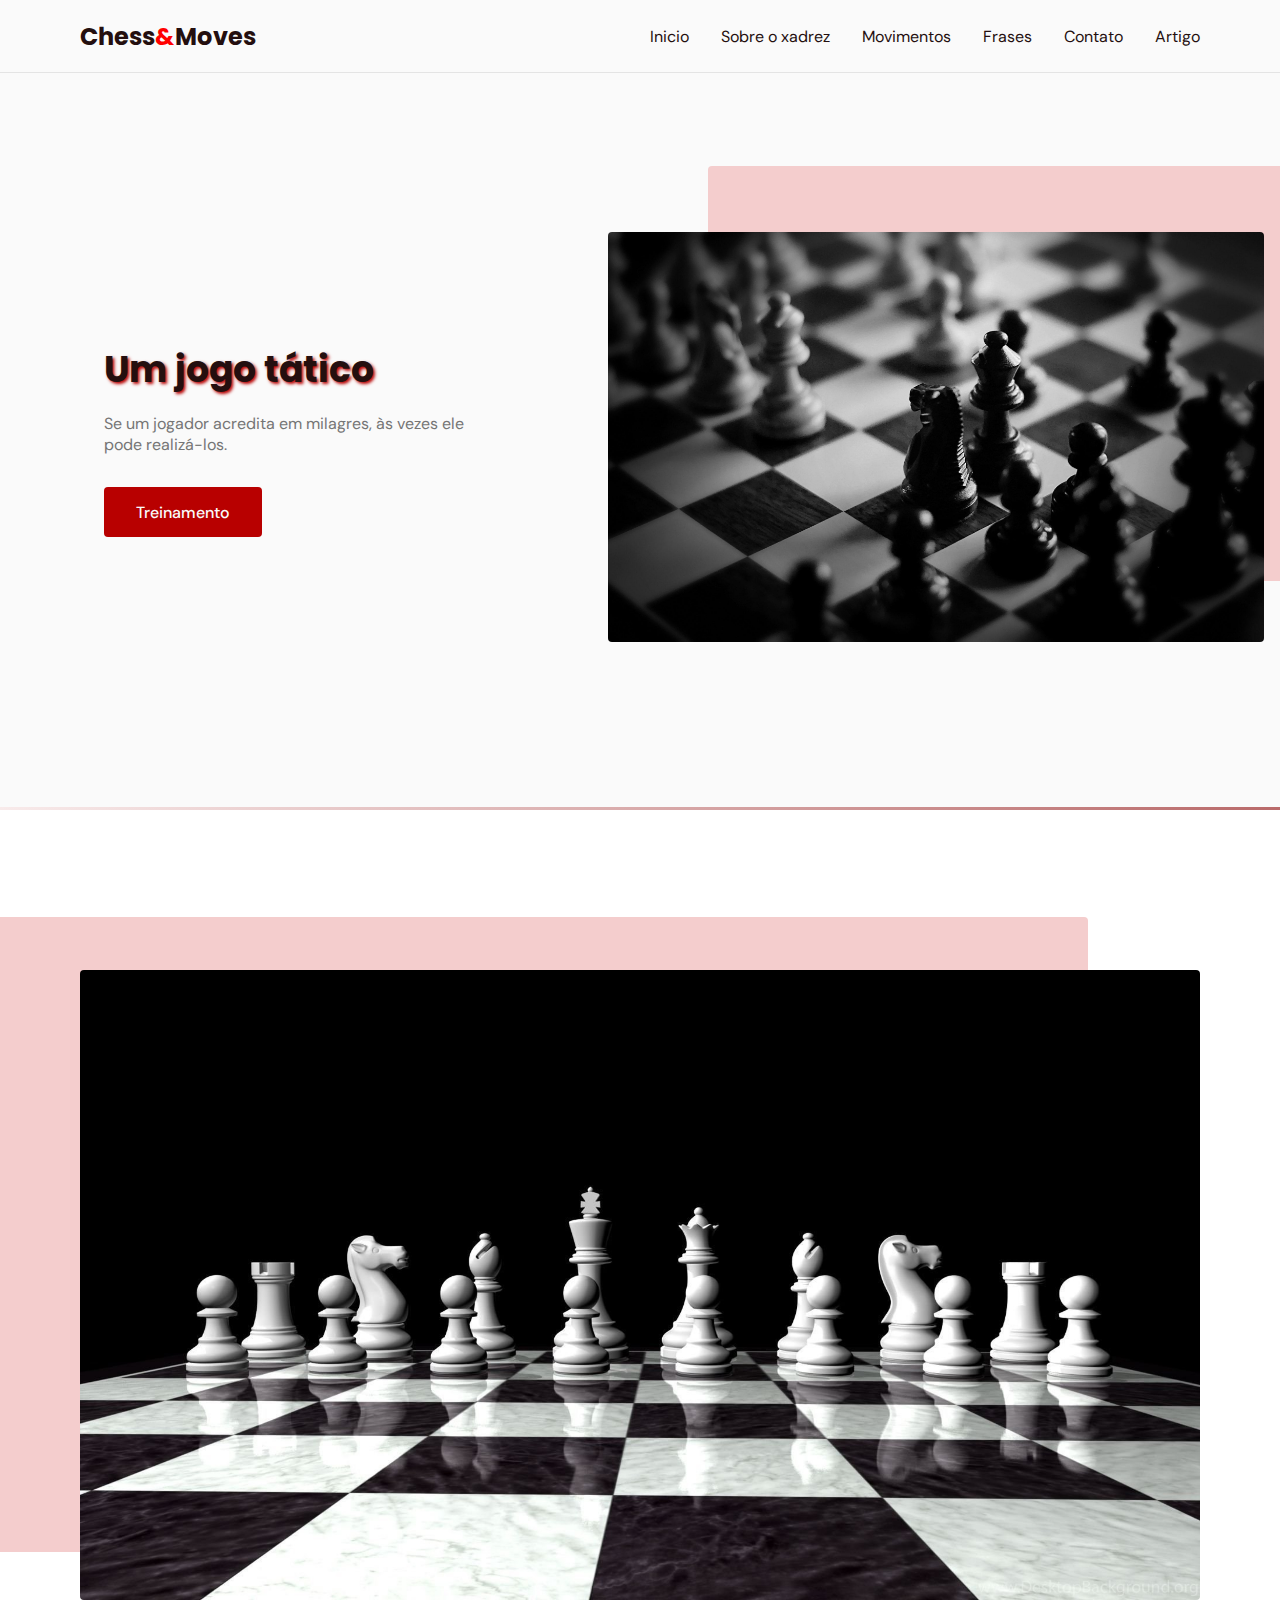
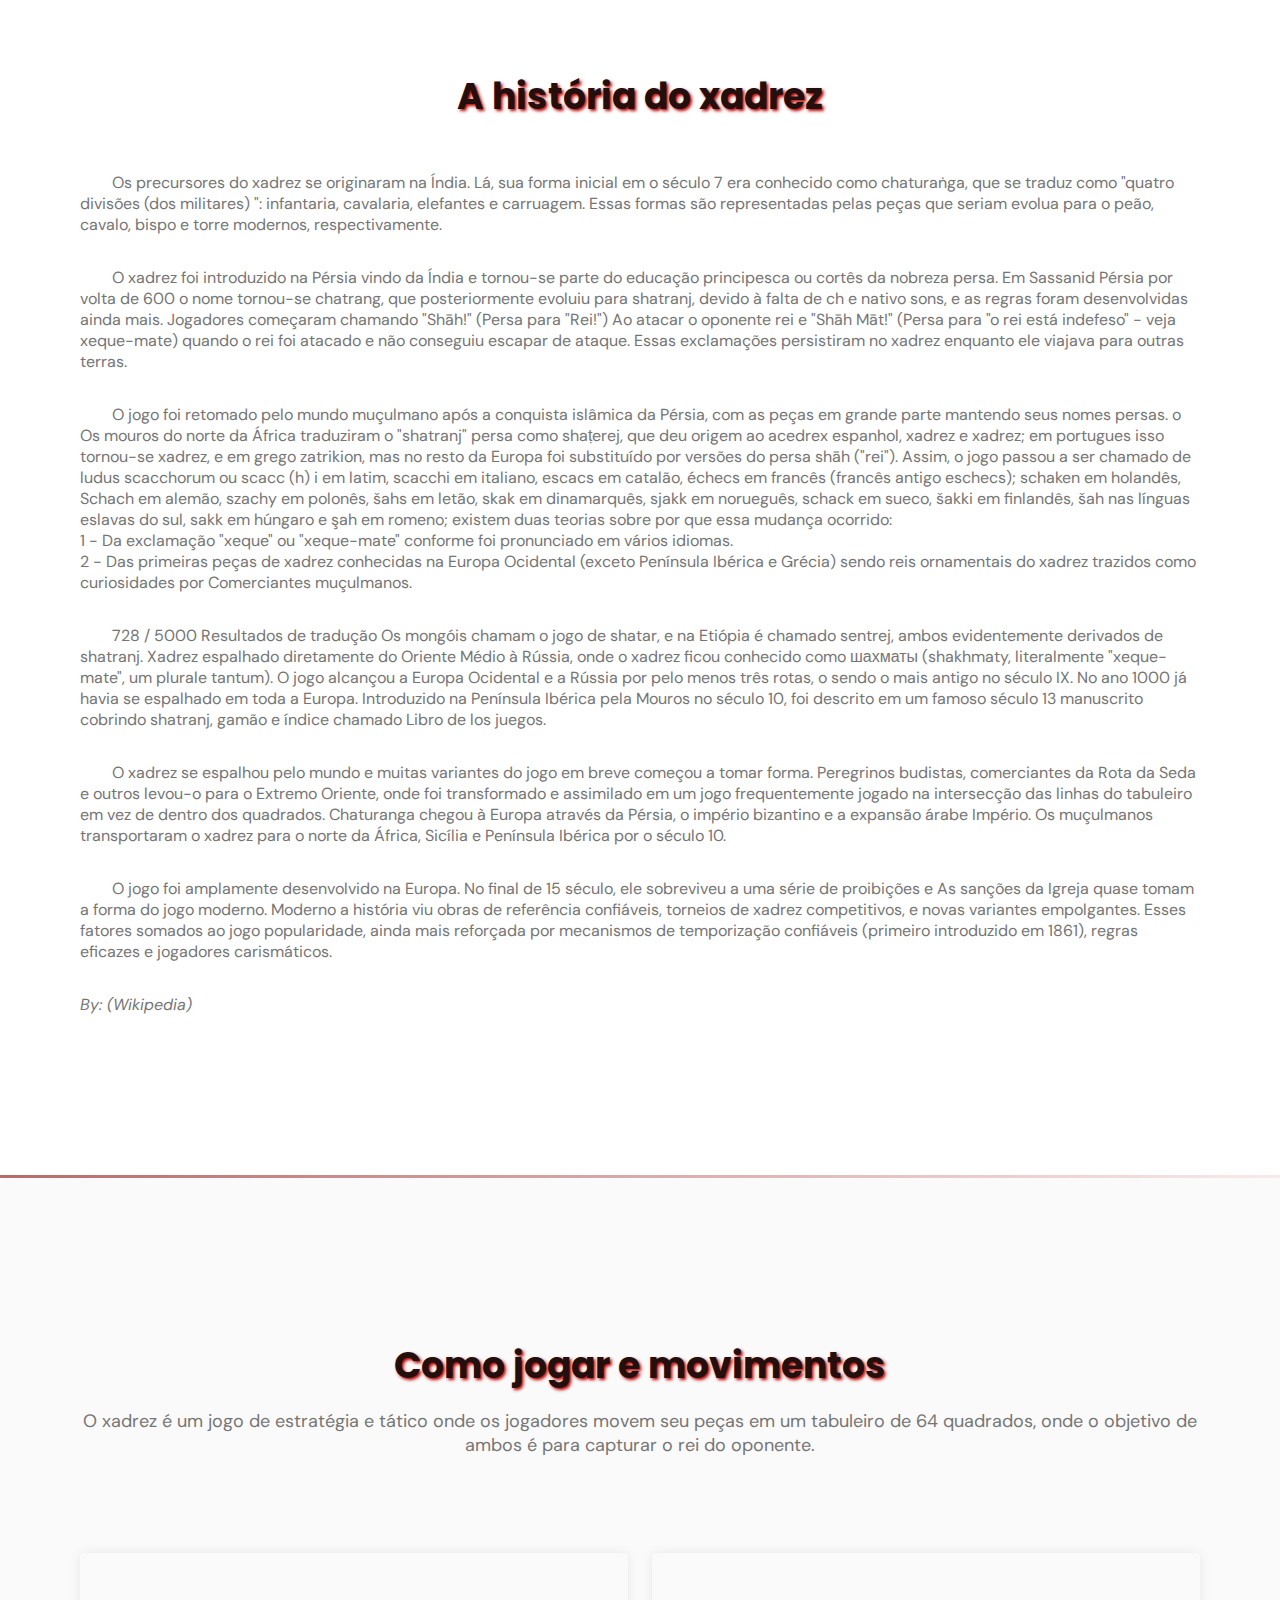
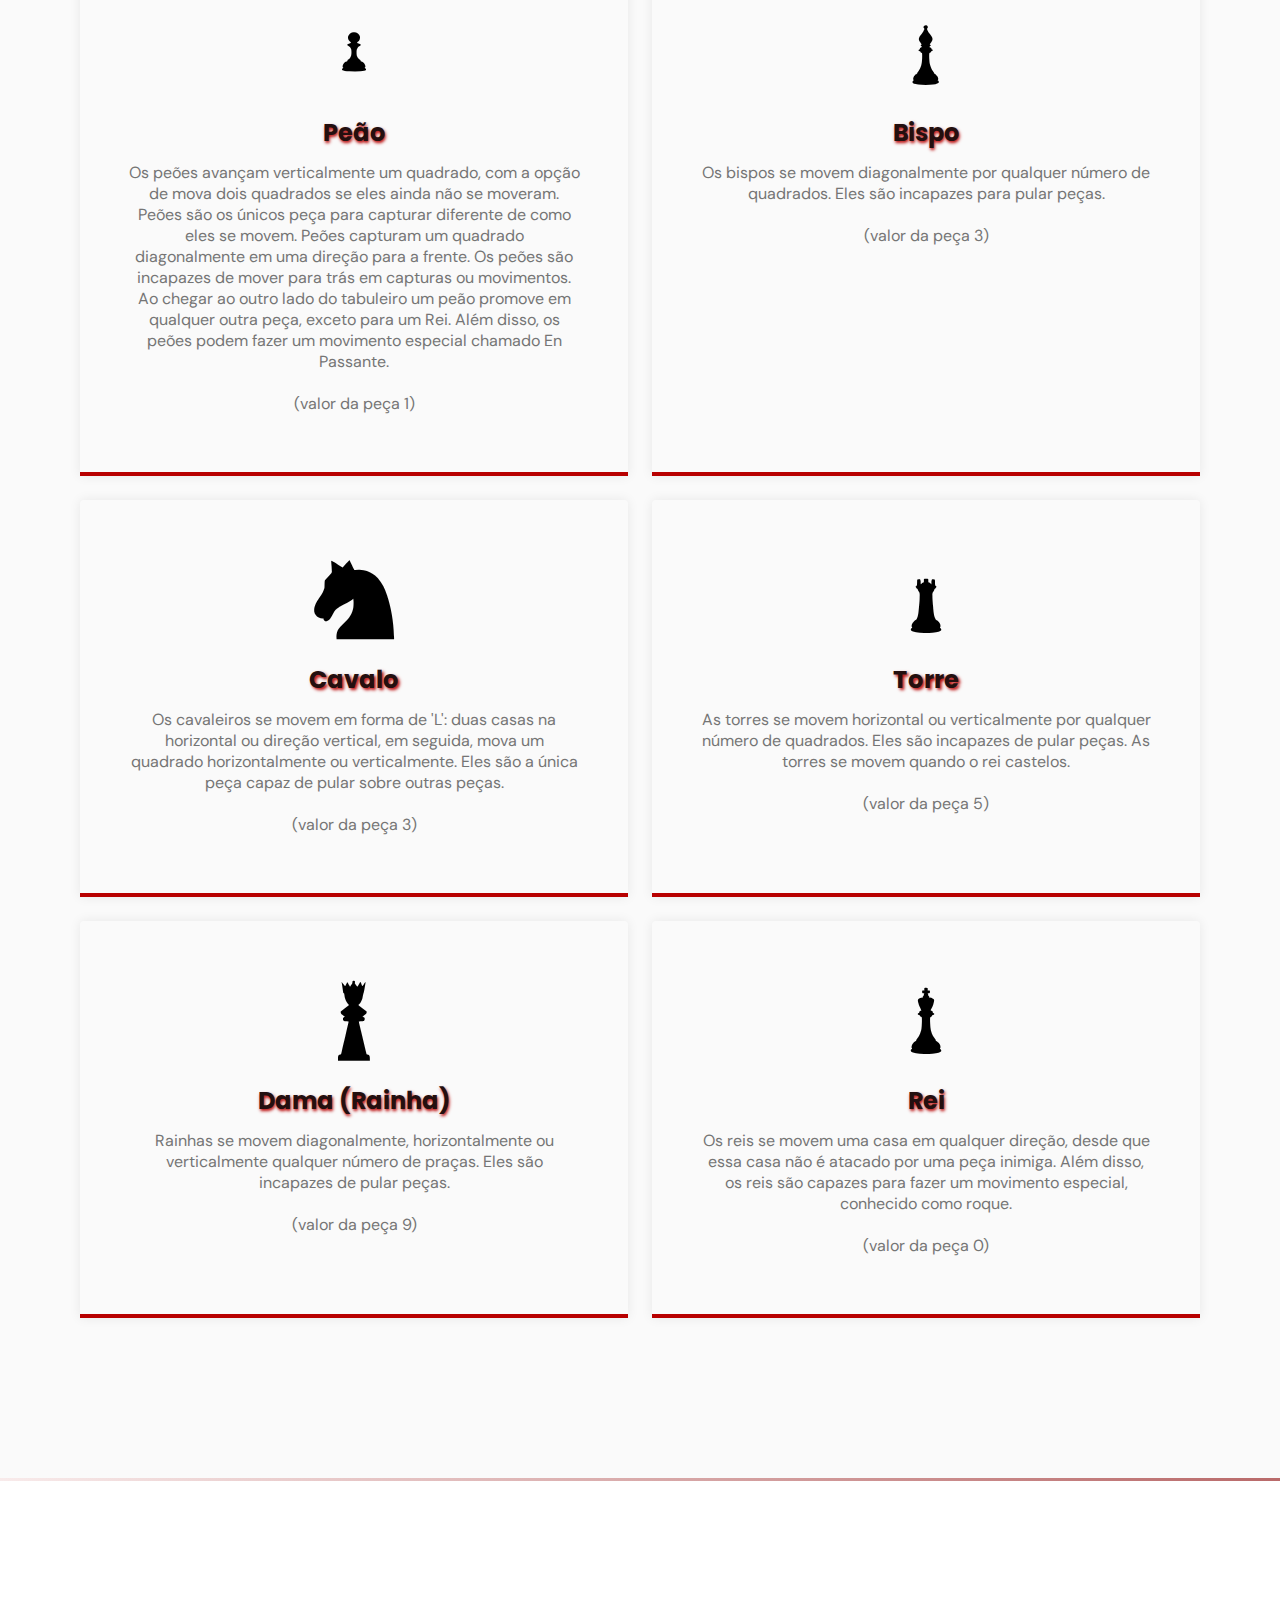
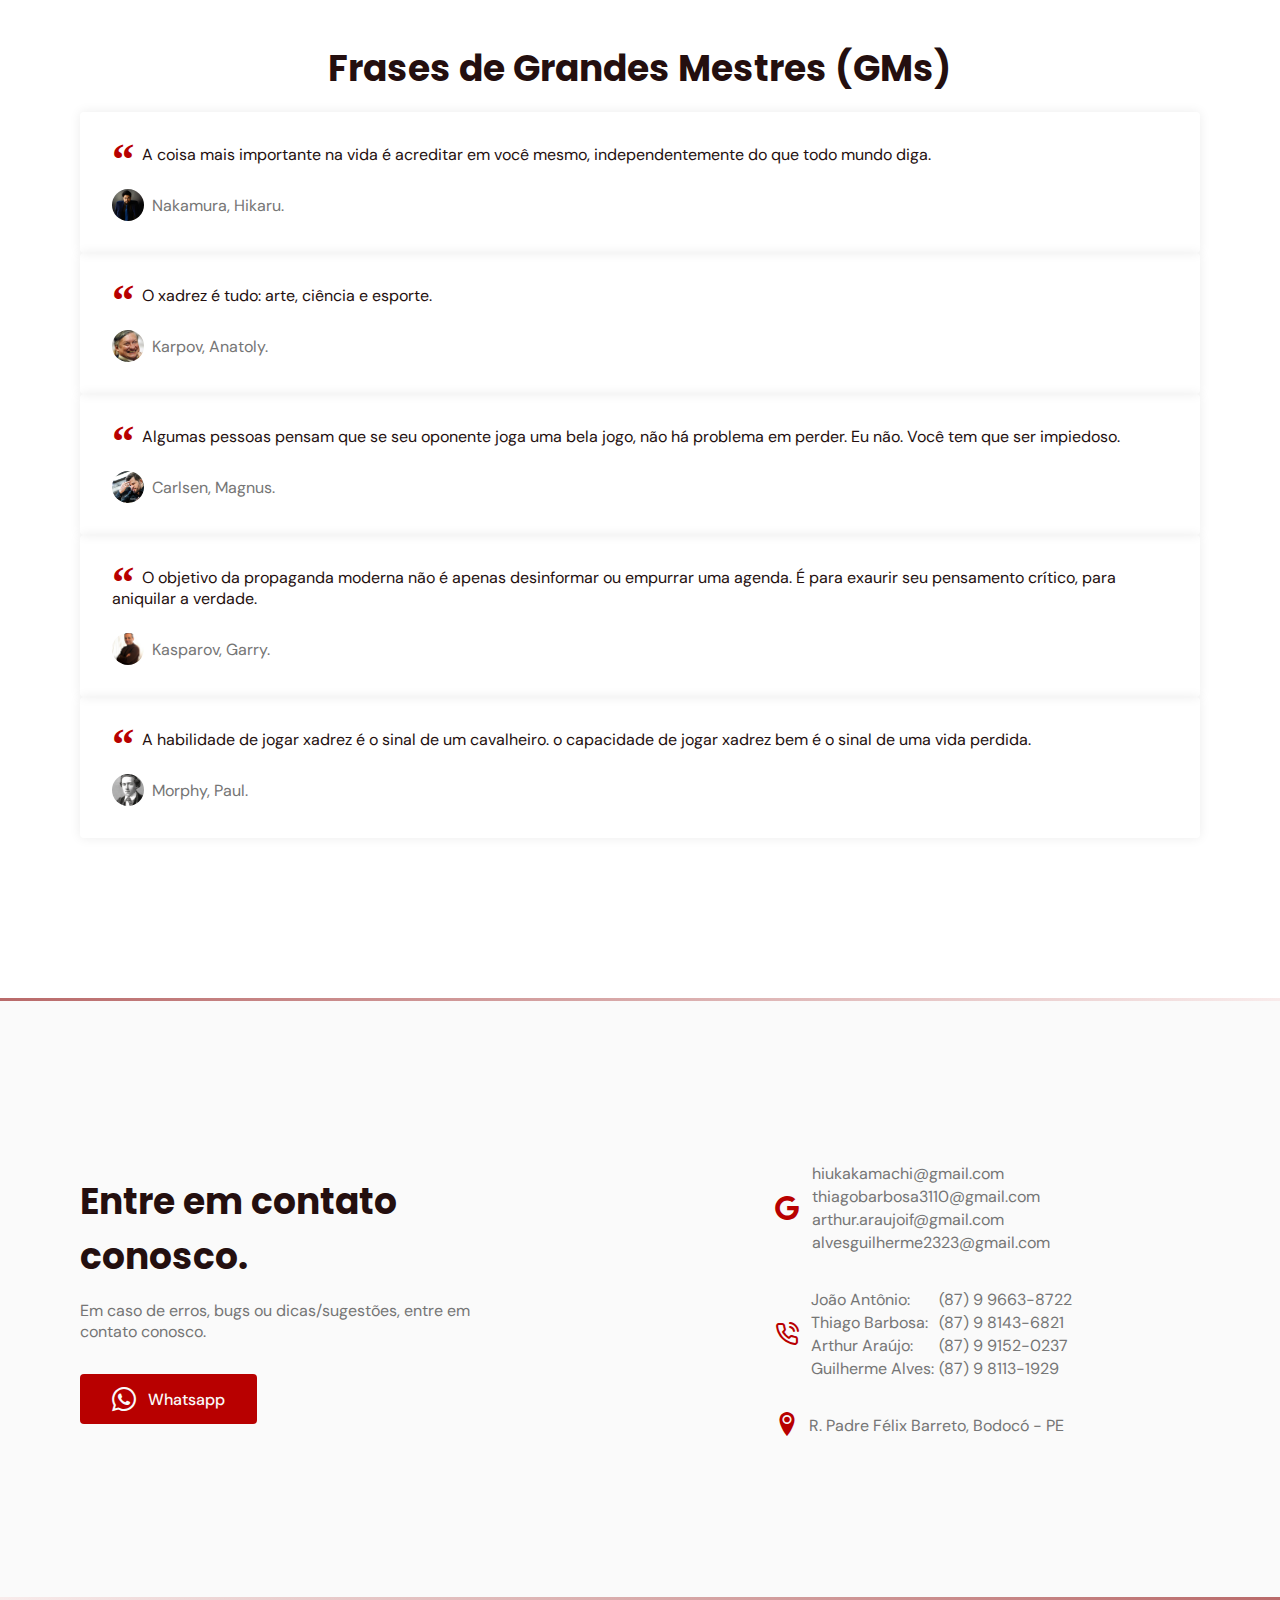
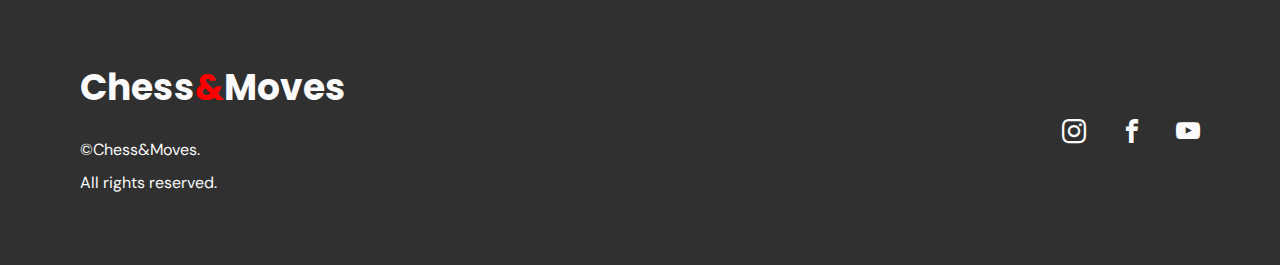
<file: index.html>
<!DOCTYPE html>
<html lang="pt_BR">
  <head>
    <meta charset="UTF-8" />
    <meta name="viewport" content="width=device-width, initial-scale=1.0" />
    <title>Chess</title>
    <link rel="stylesheet" href="assets/fonts/style.css" />
    <link
      rel="shortcut icon"
      href="https://scontent.ffor9-1.fna.fbcdn.net/v/t1.6435-9/206945659_316769669958208_7117512967995758107_n.jpg?_nc_cat=105&ccb=1-3&_nc_sid=0debeb&_nc_ohc=Om2pQHvUvDcAX8AtJe0&_nc_ht=scontent.ffor9-1.fna&oh=3bb401a74824cf855c88e20b8f0b9cad&oe=60DADFD4"
      type="Chess"
    />
    <link rel="stylesheet" href="styles.css" />
    <link rel="preconnect" href="https://fonts.gstatic.com" />
    <link
      href="https://fonts.googleapis.com/css2?family=DM+Sans:wght@400;500;700&family=Poppins:wght@400;500;700&display=swap"
      rel="stylesheet"
    />
  </head>
  <body>
    <header id="header">
      <nav class="container">
        <a class="logo" href="">Chess<span>&</span>Moves</a>
        <div class="menu">
          <ul class="grid">
            <li><a class="title" href="#home">Inicio</a></li>
            <li><a class="title" href="#about">Sobre o xadrez</a></li>
            <li><a class="title" href="#moves">Movimentos</a></li>
            <li><a class="title" href="#phrases">Frases</a></li>
            <li><a class="title" href="#contact">Contato</a></li>
            <li><a class="title" href="/articles.html">Artigo</a></li>
          </ul>
        </div>
        <div class="toggle icon-menu"></div>
        <div class="toggle icon-x"></div>
      </nav>
    </header>

    <main>
      <section class="section" id="home">
        <div class="container grid">
          <div class="image">
            <img src="/src/public/image/header.jpg" />
          </div>
          <div class="text">
            <h2 class="title">Um jogo tático</h2>
            <p>
              Se um jogador acredita em milagres, às vezes ele pode realizá-los.
            </p>
            <a class="button" href="https://www.chess.com">Treinamento</a>
          </div>
        </div>
      </section>

      <div class="divider-1"></div>

      <section class="section" id="about">
        <div class="container grid">
          <div class="image">
            <img src="/src/public/image/chess_board.jpg" alt="Chessboard" />
          </div>
          <div class="text"></div>
          <h2 class="title">A história do xadrez</h2>
          <p>
            Os precursores do xadrez se originaram na Índia. Lá, sua forma
            inicial em o século 7 era conhecido como chaturaṅga, que se traduz
            como "quatro divisões (dos militares) ": infantaria, cavalaria,
            elefantes e carruagem. Essas formas são representadas pelas peças
            que seriam evolua para o peão, cavalo, bispo e torre modernos,
            respectivamente.
          </p>
          <p>
            O xadrez foi introduzido na Pérsia vindo da Índia e tornou-se parte
            do educação principesca ou cortês da nobreza persa. Em Sassanid
            Pérsia por volta de 600 o nome tornou-se chatrang, que
            posteriormente evoluiu para shatranj, devido à falta de ch e nativo
            sons, e as regras foram desenvolvidas ainda mais. Jogadores
            começaram chamando "Shāh!" (Persa para "Rei!") Ao atacar o oponente
            rei e "Shāh Māt!" (Persa para "o rei está indefeso" - veja
            xeque-mate) quando o rei foi atacado e não conseguiu escapar de
            ataque. Essas exclamações persistiram no xadrez enquanto ele viajava
            para outras terras.
          </p>

          <p>
            O jogo foi retomado pelo mundo muçulmano após a conquista islâmica
            da Pérsia, com as peças em grande parte mantendo seus nomes persas.
            o Os mouros do norte da África traduziram o "shatranj" persa como
            shaṭerej, que deu origem ao acedrex espanhol, xadrez e xadrez; em
            portugues isso tornou-se xadrez, e em grego zatrikion, mas no resto
            da Europa foi substituído por versões do persa shāh ("rei"). Assim,
            o jogo passou a ser chamado de ludus scacchorum ou scacc (h) i em
            latim, scacchi em italiano, escacs em catalão, échecs em francês
            (francês antigo eschecs); schaken em holandês, Schach em alemão,
            szachy em polonês, šahs em letão, skak em dinamarquês, sjakk em
            norueguês, schack em sueco, šakki em finlandês, šah nas línguas
            eslavas do sul, sakk em húngaro e şah em romeno; existem duas
            teorias sobre por que essa mudança ocorrido:
            <br />
            1 - Da exclamação "xeque" ou "xeque-mate" conforme foi pronunciado
            em vários idiomas.
            <br />
            2 - Das primeiras peças de xadrez conhecidas na Europa Ocidental
            (exceto Península Ibérica e Grécia) sendo reis ornamentais do xadrez
            trazidos como curiosidades por Comerciantes muçulmanos.
          </p>

          <p>
            728 / 5000 Resultados de tradução Os mongóis chamam o jogo de
            shatar, e na Etiópia é chamado sentrej, ambos evidentemente
            derivados de shatranj. Xadrez espalhado diretamente do Oriente Médio
            à Rússia, onde o xadrez ficou conhecido como шахматы (shakhmaty,
            literalmente "xeque-mate", um plurale tantum). O jogo alcançou a
            Europa Ocidental e a Rússia por pelo menos três rotas, o sendo o
            mais antigo no século IX. No ano 1000 já havia se espalhado em toda
            a Europa. Introduzido na Península Ibérica pela Mouros no século 10,
            foi descrito em um famoso século 13 manuscrito cobrindo shatranj,
            gamão e índice chamado Libro de los juegos.
          </p>

          <p>
            O xadrez se espalhou pelo mundo e muitas variantes do jogo em breve
            começou a tomar forma. Peregrinos budistas, comerciantes da Rota da
            Seda e outros levou-o para o Extremo Oriente, onde foi transformado
            e assimilado em um jogo frequentemente jogado na intersecção das
            linhas do tabuleiro em vez de dentro dos quadrados. Chaturanga
            chegou à Europa através da Pérsia, o império bizantino e a expansão
            árabe Império. Os muçulmanos transportaram o xadrez para o norte da
            África, Sicília e Península Ibérica por o século 10.
          </p>

          <p>
            O jogo foi amplamente desenvolvido na Europa. No final de 15 século,
            ele sobreviveu a uma série de proibições e As sanções da Igreja
            quase tomam a forma do jogo moderno. Moderno a história viu obras de
            referência confiáveis, torneios de xadrez competitivos, e novas
            variantes empolgantes. Esses fatores somados ao jogo popularidade,
            ainda mais reforçada por mecanismos de temporização confiáveis
            (primeiro introduzido em 1861), regras eficazes e jogadores
            carismáticos.
          </p>
          <cite> By: (Wikipedia)</cite>
        </div>
      </section>

      <div class="divider-2"></div>

      <section class="section" id="moves">
        <div class="container grid">
          <header>
            <h2 class="title">Como jogar e movimentos</h2>
            <p class="subtitle">
              O xadrez é um jogo de estratégia e tático onde os jogadores movem
              seu peças em um tabuleiro de 64 quadrados, onde o objetivo de
              ambos é para capturar o rei do oponente.
            </p>
          </header>
          <div class="cards grid">
            <div class="card">
              <i class="icon-Pawn"></i>
              <h3 class="title">Peão</h3>
              <p>
                Os peões avançam verticalmente um quadrado, com a opção de mova
                dois quadrados se eles ainda não se moveram. Peões são os únicos
                peça para capturar diferente de como eles se movem. Peões
                capturam um quadrado diagonalmente em uma direção para a frente.
                Os peões são incapazes de mover para trás em capturas ou
                movimentos. Ao chegar ao outro lado do tabuleiro um peão promove
                em qualquer outra peça, exceto para um Rei. Além disso, os peões
                podem fazer um movimento especial chamado En Passante.
                <br />
                <br />
                (valor da peça 1)
              </p>
            </div>
            <div class="card">
              <i class="icon-Bishop"></i>
              <h3 class="title">Bispo</h3>
              <p>
                Os bispos se movem diagonalmente por qualquer número de
                quadrados. Eles são incapazes para pular peças.
                <br />
                <br />
                (valor da peça 3)
              </p>
            </div>
            <div class="card">
              <i class="icon-Knight"></i>
              <h3 class="title">Cavalo</h3>
              <p>
                Os cavaleiros se movem em forma de 'L': duas casas na horizontal
                ou direção vertical, em seguida, mova um quadrado
                horizontalmente ou verticalmente. Eles são a única peça capaz de
                pular sobre outras peças.
                <br />
                <br />
                (valor da peça 3)
              </p>
            </div>
            <div class="card">
              <i class="icon-Rook"></i>
              <h3 class="title">Torre</h3>
              <p>
                As torres se movem horizontal ou verticalmente por qualquer
                número de quadrados. Eles são incapazes de pular peças. As
                torres se movem quando o rei castelos.
              </p>
              <br />
              (valor da peça 5)
            </div>
            <div class="card">
              <i class="icon-Queen"></i>
              <h3 class="title">Dama (Rainha)</h3>
              <p>
                Rainhas se movem diagonalmente, horizontalmente ou verticalmente
                qualquer número de praças. Eles são incapazes de pular peças.
              </p>
              <br />
              (valor da peça 9)
            </div>
            <div class="card">
              <i class="icon-King"></i>
              <h3 class="title">Rei</h3>
              <p>
                Os reis se movem uma casa em qualquer direção, desde que essa
                casa não é atacado por uma peça inimiga. Além disso, os reis são
                capazes para fazer um movimento especial, conhecido como roque.
                <br />
                <br />
                (valor da peça 0)
              </p>
            </div>
          </div>
        </div>
      </section>

      <div class="divider-1"></div>

      <section class="section" id="phrases">
        <div class="container">
          <header>
            <h2 class="title">Frases de Grandes Mestres (GMs)</h2>
          </header>
          <div class="phrase">
            <div class="phrase">
              <blockquote>
                <p>
                  <span>&ldquo;</span>
                  A coisa mais importante na vida é acreditar em você mesmo,
                  independentemente do que todo mundo diga.
                </p>
                <cite>
                  <img
                    src="/src/public/image/hikaru_nakamura.jpg"
                    alt="GM Nakamura, Hikaru"
                  />
                  Nakamura, Hikaru.
                </cite>
              </blockquote>
            </div>

            <div class="phrase">
              <blockquote>
                <p>
                  <span>&ldquo;</span>
                  O xadrez é tudo: arte, ciência e esporte.
                </p>
                <cite>
                  <img
                    src="/src/public/image/anatoly_karpov.jpg"
                    alt="GM Karpov, Anatoly"
                  />
                  Karpov, Anatoly.
                </cite>
              </blockquote>
            </div>

            <div class="phrase">
              <blockquote>
                <p>
                  <span>&ldquo;</span>
                  Algumas pessoas pensam que se seu oponente joga uma bela jogo,
                  não há problema em perder. Eu não. Você tem que ser impiedoso.
                </p>
                <cite>
                  <img
                    src="/src/public/image/magnus_calsen.jpg"
                    alt="GM Carlsen, Magnus"
                  />
                  Carlsen, Magnus.
                </cite>
              </blockquote>
            </div>

            <div class="phrase">
              <blockquote>
                <p>
                  <span>&ldquo;</span>
                  O objetivo da propaganda moderna não é apenas desinformar ou
                  empurrar uma agenda. É para exaurir seu pensamento crítico,
                  para aniquilar a verdade.
                </p>
                <cite>
                  <img
                    src="/src/public/image/garry_kasparov.jpg"
                    alt="GM Kasparov, Garry"
                  />
                  Kasparov, Garry.
                </cite>
              </blockquote>
            </div>

            <div class="phrase">
              <blockquote>
                <p>
                  <span>&ldquo;</span>
                  A habilidade de jogar xadrez é o sinal de um cavalheiro. o
                  capacidade de jogar xadrez bem é o sinal de uma vida perdida.
                </p>
                <cite>
                  <img
                    src="/src/public/image/paul_morphy.jpg"
                    alt="GM Morphy, Paul"
                  />
                  Morphy, Paul.
                </cite>
              </blockquote>
            </div>
          </div>
        </div>
      </section>

      <div class="divider-2"></div>

      <section class="section" id="contact">
        <div class="container grid">
          <div class="text">
            <h2 class="title">Entre em contato conosco.</h2>
            <p>
              Em caso de erros, bugs ou dicas/sugestões, entre em contato
              conosco.
            </p>
            <a
              href="https://api.whatsapp.com/send?phone=+558796638722&text=Hello! I have a bug, suggestion or error on this page."
              class="button"
              target="_blank"
              ><i class="icon-whatsapp"></i>Whatsapp</a
            >
          </div>
          <div class="links"></div>
          <ul class="grid">
            <li>
              <i class="icon-google"></i>
              <table>
                <tr>
                  <td>hiukakamachi@gmail.com</td>
                </tr>
                <tr>
                  <td>thiagobarbosa3110@gmail.com</td>
                </tr>
                <tr>
                  <td>arthur.araujoif@gmail.com</td>
                </tr>
                <tr>
                  <td>alvesguilherme2323@gmail.com</td>
                </tr>
              </table>
            </li>
            <li>
              <i class="icon-phone-call"></i>
              <table class="table_contact">
                <tr>
                  <td class="column">João Antônio:</td>
                  <td>(87) 9 9663-8722</td>
                </tr>
                <tr>
                  <td class="column">Thiago Barbosa:</td>
                  <td>(87) 9 8143-6821</td>
                </tr>
                <tr>
                  <td class="column">Arthur Araújo:</td>
                  <td>(87) 9 9152-0237</td>
                </tr>
                <tr>
                  <td class="column">Guilherme Alves:</td>
                  <td>(87) 9 8113-1929</td>
                </tr>
              </table>
            </li>
            <li>
              <i class="icon-location2"></i> R. Padre Félix Barreto, Bodocó - PE
            </li>
          </ul>
        </div>
      </section>

      <div class="divider-1"></div>
    </main>

    <footer class="section">
      <div class="container grid">
        <div class="brand">
          <a class="logo brand-contact" href="#home"
            >Chess<span>&</span>Moves</a
          >
          <p>©Chess&Moves.</p>
          <p>All rights reserved.</p>
        </div>
        <div class="social grid">
          <a href="https://www.instagram.com/ryuka_walisk/" target="_blank"
            ><i class="icon-instagram"></i></a
          ><a href="https://www.facebook.com/hiuka.walisk/" target="_blank">
            <i class="icon-facebook"></i></a
          ><a href="" target="_blank"> <i class="icon-youtube"></i></a>
        </div>
      </div>
    </footer>

    <a href="#home" class="back-to-top"><i class="icon-arrow-up"></i> </a>

    <script src="/assets/scripts/menu.js"></script>
  </body>
</html>
</file>
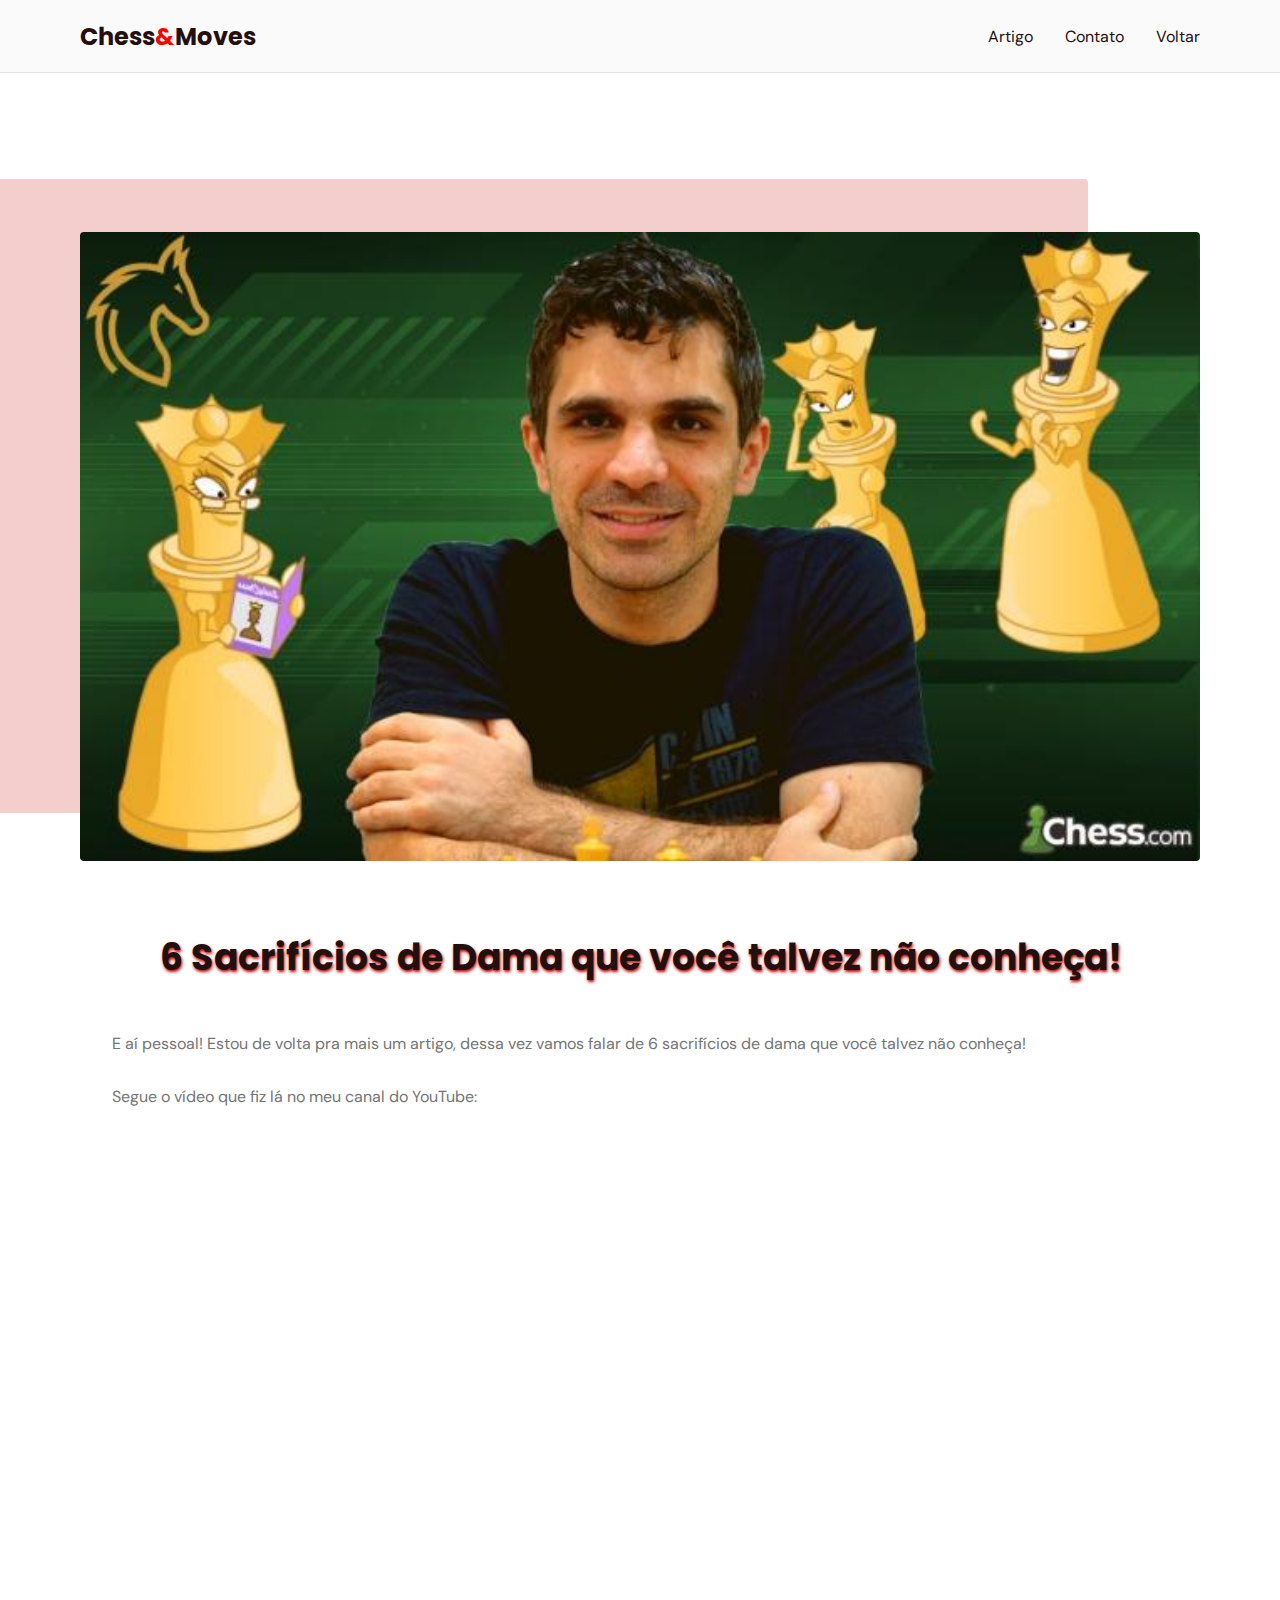
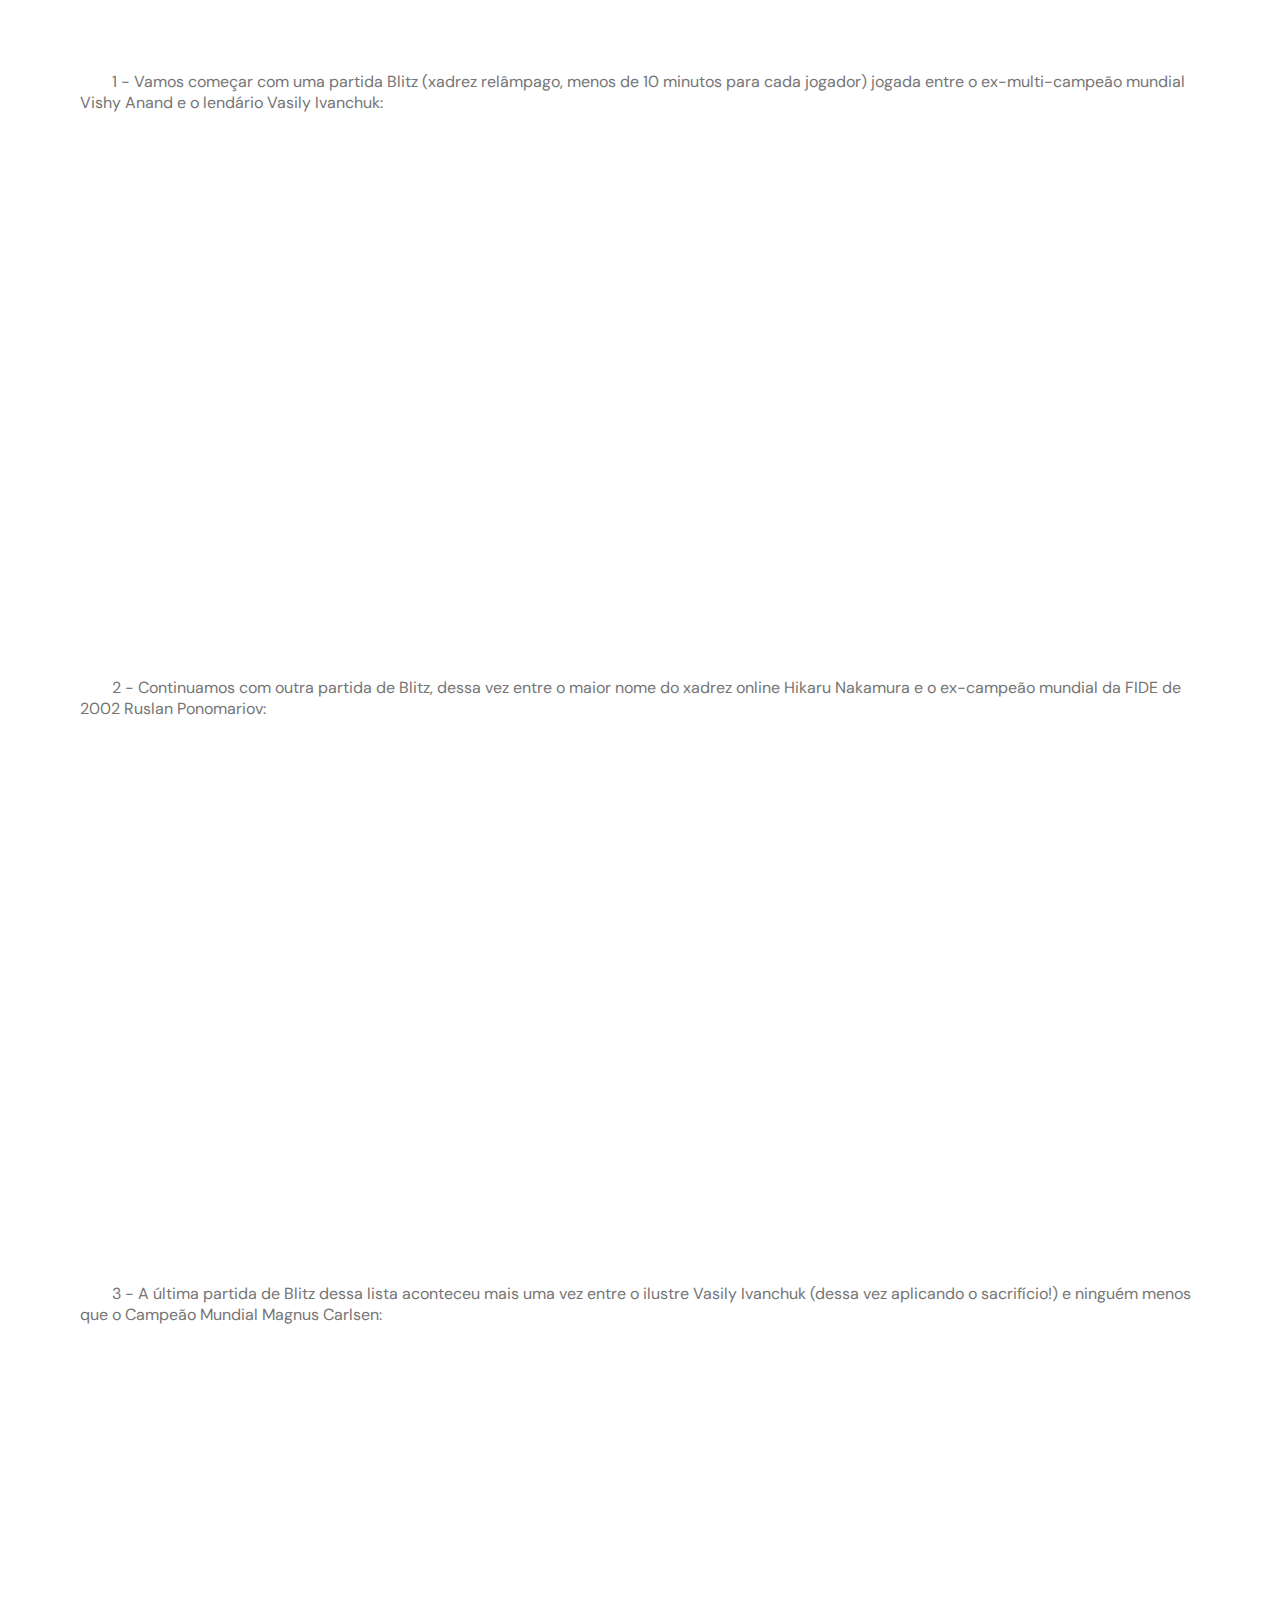
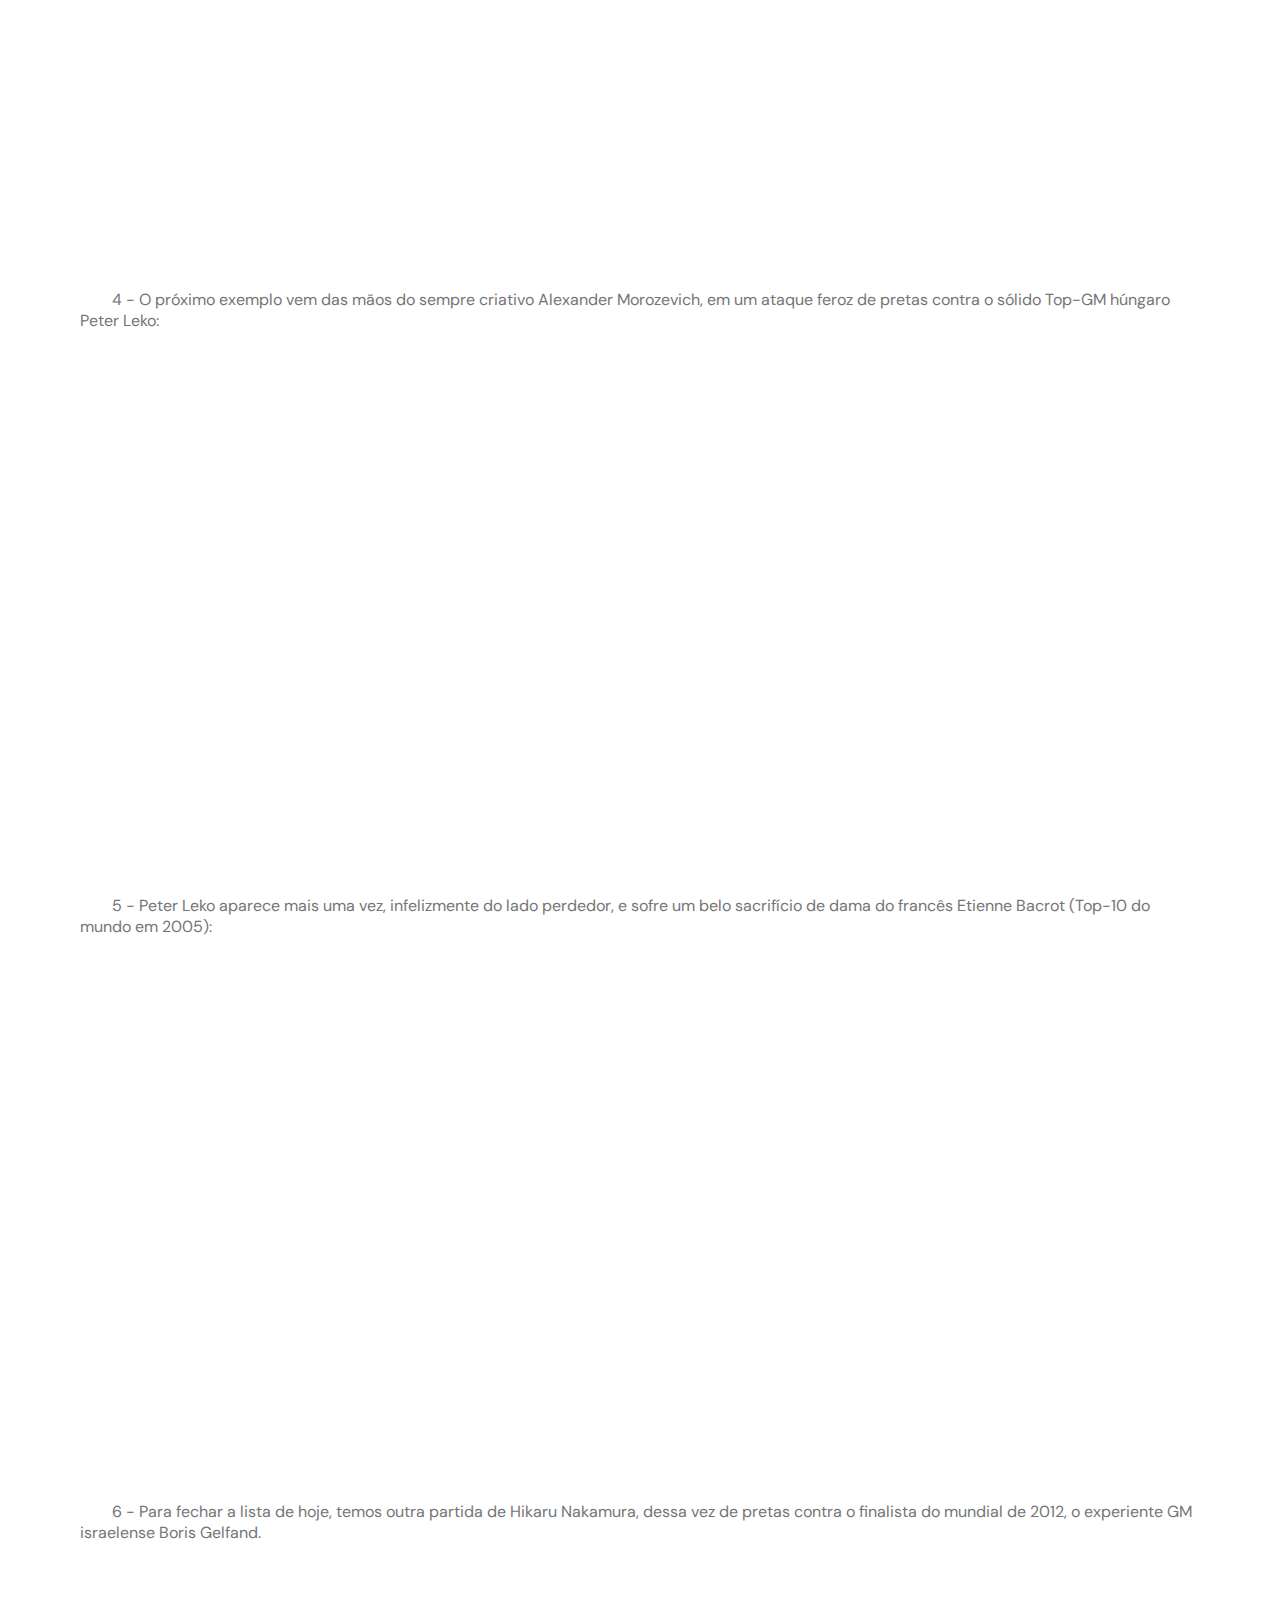
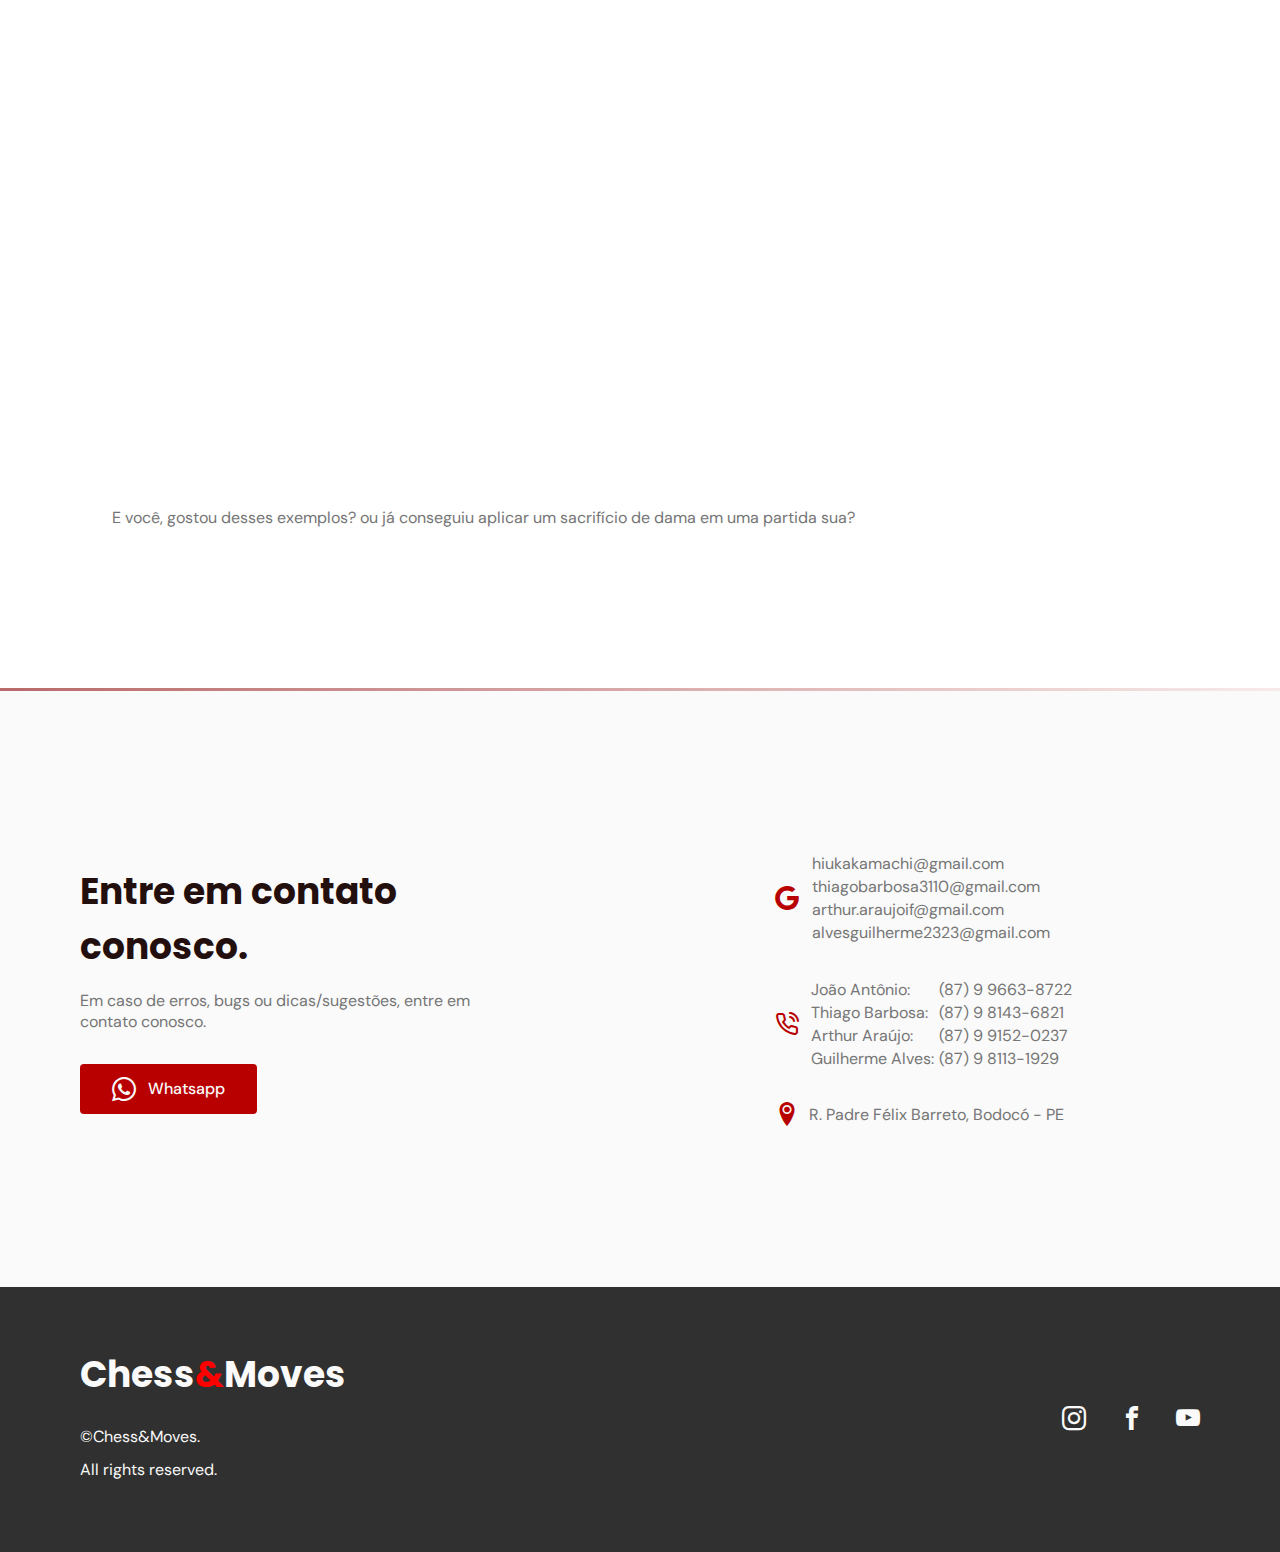
<file: articles.html>
<!DOCTYPE html>
<html lang="pt_BR">
  <head>
    <meta charset="UTF-8" />
    <meta name="viewport" content="width=device-width, initial-scale=1.0" />
    <title>Chess</title>
    <link rel="stylesheet" href="assets/fonts/style.css" />
    <link
      rel="shortcut icon"
      href="https://scontent.ffor9-1.fna.fbcdn.net/v/t1.6435-9/206945659_316769669958208_7117512967995758107_n.jpg?_nc_cat=105&ccb=1-3&_nc_sid=0debeb&_nc_ohc=Om2pQHvUvDcAX8AtJe0&_nc_ht=scontent.ffor9-1.fna&oh=3bb401a74824cf855c88e20b8f0b9cad&oe=60DADFD4"
      type="Chess"
    />
    <link rel="stylesheet" href="styles.css" />
    <link rel="preconnect" href="https://fonts.gstatic.com" />
    <link
      href="https://fonts.googleapis.com/css2?family=DM+Sans:wght@400;500;700&family=Poppins:wght@400;500;700&display=swap"
      rel="stylesheet"
    />
  </head>
  <body>
    <header id="header">
      <nav class="container">
        <a class="logo" href="">Chess<span>&</span>Moves</a>
        <div class="menu">
          <ul class="grid">
            <li><a class="title" href="#about">Artigo</a></li>
            <li><a class="title" href="#contact">Contato</a></li>
            <li><a class="title" href="/index.html">Voltar</a></li>
          </ul>
        </div>
        <div class="toggle icon-menu"></div>
        <div class="toggle icon-x"></div>
      </nav>
    </header>

    <main>
      <section class="section" id="about">
        <div class="container grid">
          <div class="image">
            <img src="/src/public/image/articles.jpeg" alt="Chessboard" />
          </div>
          <div class="text"></div>
          <h2 class="title">
            6 Sacrifícios de Dama que você talvez não conheça!
          </h2>
          <p>
            E aí pessoal! Estou de volta pra mais um artigo, dessa vez vamos
            falar de 6 sacrifícios de dama que você talvez não conheça!
          </p>
          <p>Segue o vídeo que fiz lá no meu canal do YouTube:</p>

          <iframe
            src="https://www.youtube.com/embed/RzoNq51MJSE"
            title="YouTube video player"
            frameborder="0"
            allow="accelerometer; autoplay; clipboard-write; encrypted-media; gyroscope; picture-in-picture"
            allowfullscreen
          ></iframe>

          <p>
            1 - Vamos começar com uma partida Blitz (xadrez relâmpago, menos de
            10 minutos para cada jogador) jogada entre o ex-multi-campeão
            mundial Vishy Anand e o lendário Vasily Ivanchuk:
          </p>

          <iframe
            id="8407375"
            allowtransparency="true"
            frameborder="0"
            style="width: 100%; border: none"
            src="//www.chess.com/emboard?id=8407375"
          ></iframe>

          <p>
            2 - Continuamos com outra partida de Blitz, dessa vez entre o maior
            nome do xadrez online Hikaru Nakamura e o ex-campeão mundial da FIDE
            de 2002 Ruslan Ponomariov:
          </p>

          <iframe
            id="8407389"
            allowtransparency="true"
            frameborder="0"
            style="width: 100%; border: none"
            src="//www.chess.com/emboard?id=8407389"
          ></iframe>

          <p>
            3 - A última partida de Blitz dessa lista aconteceu mais uma vez
            entre o ilustre Vasily Ivanchuk (dessa vez aplicando o sacrifício!)
            e ninguém menos que o Campeão Mundial Magnus Carlsen:
          </p>

          <iframe
            id="8407393"
            allowtransparency="true"
            frameborder="0"
            style="width: 100%; border: none"
            src="//www.chess.com/emboard?id=8407393"
          ></iframe>

          <p>
            4 - O próximo exemplo vem das mãos do sempre criativo Alexander
            Morozevich, em um ataque feroz de pretas contra o sólido Top-GM
            húngaro Peter Leko:
          </p>

          <iframe
            id="8407395"
            allowtransparency="true"
            frameborder="0"
            style="width: 100%; border: none"
            src="//www.chess.com/emboard?id=8407395"
          ></iframe>

          <p>
            5 - Peter Leko aparece mais uma vez, infelizmente do lado perdedor,
            e sofre um belo sacrifício de dama do francês Etienne Bacrot (Top-10
            do mundo em 2005):
          </p>

          <iframe
            id="8407401"
            allowtransparency="true"
            frameborder="0"
            style="width: 100%; border: none"
            src="//www.chess.com/emboard?id=8407401"
          ></iframe>

          <p>
            6 - Para fechar a lista de hoje, temos outra partida de Hikaru
            Nakamura, dessa vez de pretas contra o finalista do mundial de 2012,
            o experiente GM israelense Boris Gelfand.
          </p>

          <iframe
            id="8407403"
            allowtransparency="true"
            frameborder="0"
            style="width: 100%; border: none"
            src="//www.chess.com/emboard?id=8407403"
          ></iframe>

          <p>
            E você, gostou desses exemplos? ou já conseguiu aplicar um
            sacrifício de dama em uma partida sua?
          </p>
        </div>
      </section>
      <div class="divider-2"></div>

      <section class="section" id="contact">
        <div class="container grid">
          <div class="text">
            <h2 class="title">Entre em contato conosco.</h2>
            <p>
              Em caso de erros, bugs ou dicas/sugestões, entre em contato
              conosco.
            </p>
            <a
              href="https://api.whatsapp.com/send?phone=+558796638722&text=Hello! I have a bug, suggestion or error on this page."
              class="button"
              target="_blank"
              ><i class="icon-whatsapp"></i>Whatsapp</a
            >
          </div>
          <div class="links"></div>
          <ul class="grid">
            <li>
              <i class="icon-google"></i>
              <table>
                <tr>
                  <td>hiukakamachi@gmail.com</td>
                </tr>
                <tr>
                  <td>thiagobarbosa3110@gmail.com</td>
                </tr>
                <tr>
                  <td>arthur.araujoif@gmail.com</td>
                </tr>
                <tr>
                  <td>alvesguilherme2323@gmail.com</td>
                </tr>
              </table>
            </li>
            <li>
              <i class="icon-phone-call"></i>
              <table class="table_contact">
                <tr>
                  <td class="column">João Antônio:</td>
                  <td>(87) 9 9663-8722</td>
                </tr>
                <tr>
                  <td class="column">Thiago Barbosa:</td>
                  <td>(87) 9 8143-6821</td>
                </tr>
                <tr>
                  <td class="column">Arthur Araújo:</td>
                  <td>(87) 9 9152-0237</td>
                </tr>
                <tr>
                  <td class="column">Guilherme Alves:</td>
                  <td>(87) 9 8113-1929</td>
                </tr>
              </table>
            </li>
            <li>
              <i class="icon-location2"></i> R. Padre Félix Barreto, Bodocó - PE
            </li>
          </ul>
        </div>
      </section>
    </main>

    <footer class="section">
      <div class="container grid">
        <div class="brand">
          <a class="logo brand-contact" href="#home"
            >Chess<span>&</span>Moves</a
          >
          <p>©Chess&Moves.</p>
          <p>All rights reserved.</p>
        </div>
        <div class="social grid">
          <a href="https://www.instagram.com/ryuka_walisk/" target="_blank"
            ><i class="icon-instagram"></i></a
          ><a href="https://www.facebook.com/hiuka.walisk/" target="_blank">
            <i class="icon-facebook"></i></a
          ><a href="" target="_blank"> <i class="icon-youtube"></i></a>
        </div>
      </div>
    </footer>

    <a href="#home" class="back-to-top"><i class="icon-arrow-up"></i> </a>

    <script src="/assets/scripts/menu.js"></script>
  </body>
</html>
</file>
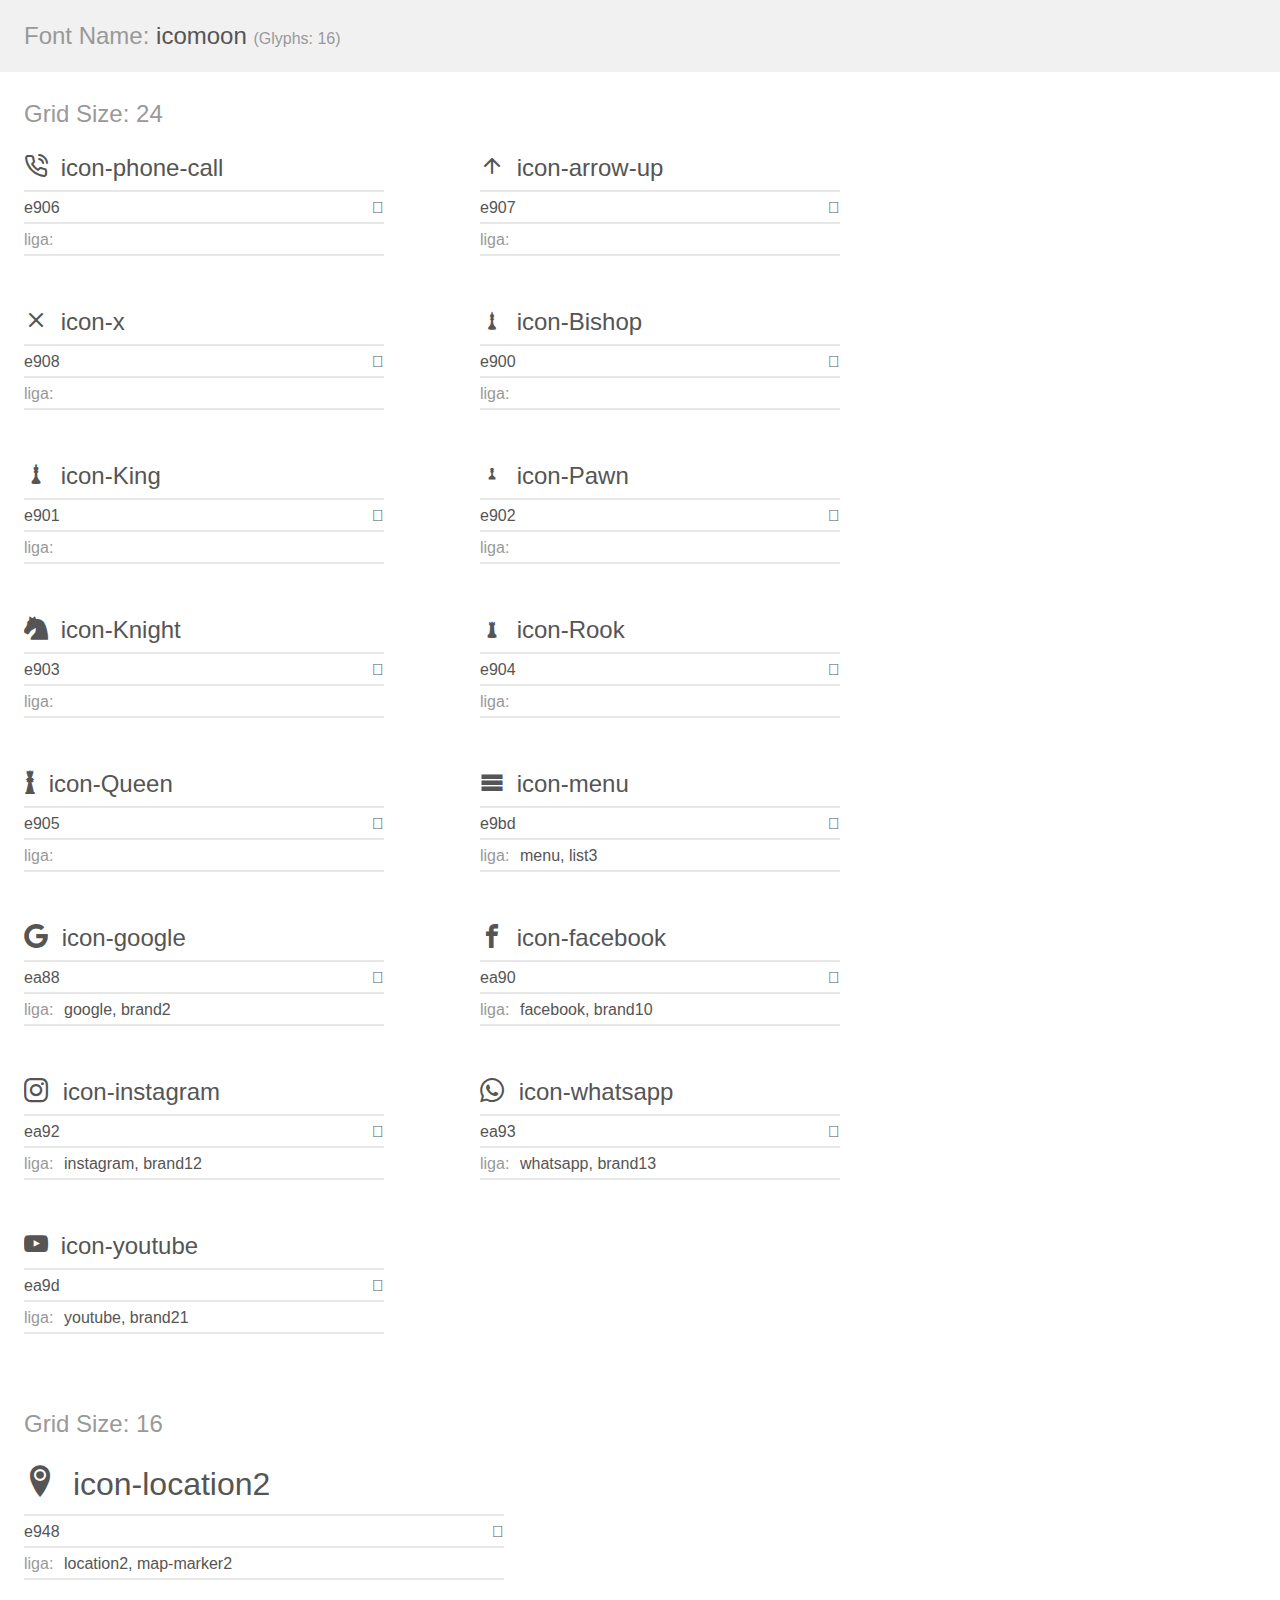
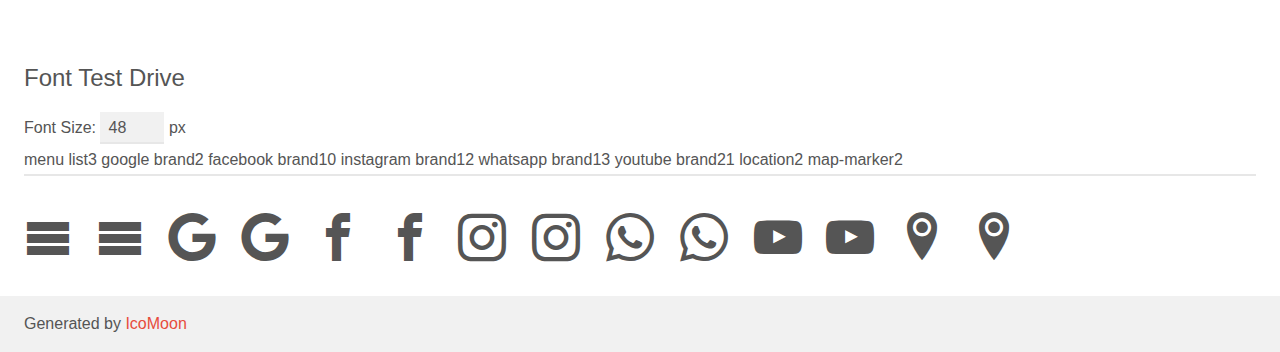
<file: assets/fonts/demo.html>
<!doctype html>
<html>
<head>
    <meta charset="utf-8">
    <title>IcoMoon Demo</title>
    <meta name="description" content="An Icon Font Generated By IcoMoon.io">
    <meta name="viewport" content="width=device-width, initial-scale=1">
    <link rel="stylesheet" href="demo-files/demo.css">
    <link rel="stylesheet" href="style.css"></head>
<body>
    <div class="bgc1 clearfix">
        <h1 class="mhmm mvm"><span class="fgc1">Font Name:</span> icomoon <small class="fgc1">(Glyphs:&nbsp;16)</small></h1>
    </div>
    <div class="clearfix mhl ptl">
        <h1 class="mvm mtn fgc1">Grid Size: 24</h1>
        <div class="glyph fs1">
            <div class="clearfix bshadow0 pbs">
                <span class="icon-phone-call"></span>
                <span class="mls"> icon-phone-call</span>
            </div>
            <fieldset class="fs0 size1of1 clearfix hidden-false">
                <input type="text" readonly value="e906" class="unit size1of2" />
                <input type="text" maxlength="1" readonly value="&#xe906;" class="unitRight size1of2 talign-right" />
            </fieldset>
            <div class="fs0 bshadow0 clearfix hidden-false">
                <span class="unit pvs fgc1">liga: </span>
                <input type="text" readonly value="" class="liga unitRight" />
            </div>
        </div>
        <div class="glyph fs1">
            <div class="clearfix bshadow0 pbs">
                <span class="icon-arrow-up"></span>
                <span class="mls"> icon-arrow-up</span>
            </div>
            <fieldset class="fs0 size1of1 clearfix hidden-false">
                <input type="text" readonly value="e907" class="unit size1of2" />
                <input type="text" maxlength="1" readonly value="&#xe907;" class="unitRight size1of2 talign-right" />
            </fieldset>
            <div class="fs0 bshadow0 clearfix hidden-false">
                <span class="unit pvs fgc1">liga: </span>
                <input type="text" readonly value="" class="liga unitRight" />
            </div>
        </div>
        <div class="glyph fs1">
            <div class="clearfix bshadow0 pbs">
                <span class="icon-x"></span>
                <span class="mls"> icon-x</span>
            </div>
            <fieldset class="fs0 size1of1 clearfix hidden-false">
                <input type="text" readonly value="e908" class="unit size1of2" />
                <input type="text" maxlength="1" readonly value="&#xe908;" class="unitRight size1of2 talign-right" />
            </fieldset>
            <div class="fs0 bshadow0 clearfix hidden-false">
                <span class="unit pvs fgc1">liga: </span>
                <input type="text" readonly value="" class="liga unitRight" />
            </div>
        </div>
        <div class="glyph fs1">
            <div class="clearfix bshadow0 pbs">
                <span class="icon-Bishop"></span>
                <span class="mls"> icon-Bishop</span>
            </div>
            <fieldset class="fs0 size1of1 clearfix hidden-false">
                <input type="text" readonly value="e900" class="unit size1of2" />
                <input type="text" maxlength="1" readonly value="&#xe900;" class="unitRight size1of2 talign-right" />
            </fieldset>
            <div class="fs0 bshadow0 clearfix hidden-false">
                <span class="unit pvs fgc1">liga: </span>
                <input type="text" readonly value="" class="liga unitRight" />
            </div>
        </div>
        <div class="glyph fs1">
            <div class="clearfix bshadow0 pbs">
                <span class="icon-King"></span>
                <span class="mls"> icon-King</span>
            </div>
            <fieldset class="fs0 size1of1 clearfix hidden-false">
                <input type="text" readonly value="e901" class="unit size1of2" />
                <input type="text" maxlength="1" readonly value="&#xe901;" class="unitRight size1of2 talign-right" />
            </fieldset>
            <div class="fs0 bshadow0 clearfix hidden-false">
                <span class="unit pvs fgc1">liga: </span>
                <input type="text" readonly value="" class="liga unitRight" />
            </div>
        </div>
        <div class="glyph fs1">
            <div class="clearfix bshadow0 pbs">
                <span class="icon-Pawn"></span>
                <span class="mls"> icon-Pawn</span>
            </div>
            <fieldset class="fs0 size1of1 clearfix hidden-false">
                <input type="text" readonly value="e902" class="unit size1of2" />
                <input type="text" maxlength="1" readonly value="&#xe902;" class="unitRight size1of2 talign-right" />
            </fieldset>
            <div class="fs0 bshadow0 clearfix hidden-false">
                <span class="unit pvs fgc1">liga: </span>
                <input type="text" readonly value="" class="liga unitRight" />
            </div>
        </div>
        <div class="glyph fs1">
            <div class="clearfix bshadow0 pbs">
                <span class="icon-Knight"></span>
                <span class="mls"> icon-Knight</span>
            </div>
            <fieldset class="fs0 size1of1 clearfix hidden-false">
                <input type="text" readonly value="e903" class="unit size1of2" />
                <input type="text" maxlength="1" readonly value="&#xe903;" class="unitRight size1of2 talign-right" />
            </fieldset>
            <div class="fs0 bshadow0 clearfix hidden-false">
                <span class="unit pvs fgc1">liga: </span>
                <input type="text" readonly value="" class="liga unitRight" />
            </div>
        </div>
        <div class="glyph fs1">
            <div class="clearfix bshadow0 pbs">
                <span class="icon-Rook"></span>
                <span class="mls"> icon-Rook</span>
            </div>
            <fieldset class="fs0 size1of1 clearfix hidden-false">
                <input type="text" readonly value="e904" class="unit size1of2" />
                <input type="text" maxlength="1" readonly value="&#xe904;" class="unitRight size1of2 talign-right" />
            </fieldset>
            <div class="fs0 bshadow0 clearfix hidden-false">
                <span class="unit pvs fgc1">liga: </span>
                <input type="text" readonly value="" class="liga unitRight" />
            </div>
        </div>
        <div class="glyph fs1">
            <div class="clearfix bshadow0 pbs">
                <span class="icon-Queen"></span>
                <span class="mls"> icon-Queen</span>
            </div>
            <fieldset class="fs0 size1of1 clearfix hidden-false">
                <input type="text" readonly value="e905" class="unit size1of2" />
                <input type="text" maxlength="1" readonly value="&#xe905;" class="unitRight size1of2 talign-right" />
            </fieldset>
            <div class="fs0 bshadow0 clearfix hidden-false">
                <span class="unit pvs fgc1">liga: </span>
                <input type="text" readonly value="" class="liga unitRight" />
            </div>
        </div>
        <div class="glyph fs1">
            <div class="clearfix bshadow0 pbs">
                <span class="icon-menu"></span>
                <span class="mls"> icon-menu</span>
            </div>
            <fieldset class="fs0 size1of1 clearfix hidden-false">
                <input type="text" readonly value="e9bd" class="unit size1of2" />
                <input type="text" maxlength="1" readonly value="&#xe9bd;" class="unitRight size1of2 talign-right" />
            </fieldset>
            <div class="fs0 bshadow0 clearfix hidden-false">
                <span class="unit pvs fgc1">liga: </span>
                <input type="text" readonly value="menu, list3" class="liga unitRight" />
            </div>
        </div>
        <div class="glyph fs1">
            <div class="clearfix bshadow0 pbs">
                <span class="icon-google"></span>
                <span class="mls"> icon-google</span>
            </div>
            <fieldset class="fs0 size1of1 clearfix hidden-false">
                <input type="text" readonly value="ea88" class="unit size1of2" />
                <input type="text" maxlength="1" readonly value="&#xea88;" class="unitRight size1of2 talign-right" />
            </fieldset>
            <div class="fs0 bshadow0 clearfix hidden-false">
                <span class="unit pvs fgc1">liga: </span>
                <input type="text" readonly value="google, brand2" class="liga unitRight" />
            </div>
        </div>
        <div class="glyph fs1">
            <div class="clearfix bshadow0 pbs">
                <span class="icon-facebook"></span>
                <span class="mls"> icon-facebook</span>
            </div>
            <fieldset class="fs0 size1of1 clearfix hidden-false">
                <input type="text" readonly value="ea90" class="unit size1of2" />
                <input type="text" maxlength="1" readonly value="&#xea90;" class="unitRight size1of2 talign-right" />
            </fieldset>
            <div class="fs0 bshadow0 clearfix hidden-false">
                <span class="unit pvs fgc1">liga: </span>
                <input type="text" readonly value="facebook, brand10" class="liga unitRight" />
            </div>
        </div>
        <div class="glyph fs1">
            <div class="clearfix bshadow0 pbs">
                <span class="icon-instagram"></span>
                <span class="mls"> icon-instagram</span>
            </div>
            <fieldset class="fs0 size1of1 clearfix hidden-false">
                <input type="text" readonly value="ea92" class="unit size1of2" />
                <input type="text" maxlength="1" readonly value="&#xea92;" class="unitRight size1of2 talign-right" />
            </fieldset>
            <div class="fs0 bshadow0 clearfix hidden-false">
                <span class="unit pvs fgc1">liga: </span>
                <input type="text" readonly value="instagram, brand12" class="liga unitRight" />
            </div>
        </div>
        <div class="glyph fs1">
            <div class="clearfix bshadow0 pbs">
                <span class="icon-whatsapp"></span>
                <span class="mls"> icon-whatsapp</span>
            </div>
            <fieldset class="fs0 size1of1 clearfix hidden-false">
                <input type="text" readonly value="ea93" class="unit size1of2" />
                <input type="text" maxlength="1" readonly value="&#xea93;" class="unitRight size1of2 talign-right" />
            </fieldset>
            <div class="fs0 bshadow0 clearfix hidden-false">
                <span class="unit pvs fgc1">liga: </span>
                <input type="text" readonly value="whatsapp, brand13" class="liga unitRight" />
            </div>
        </div>
        <div class="glyph fs1">
            <div class="clearfix bshadow0 pbs">
                <span class="icon-youtube"></span>
                <span class="mls"> icon-youtube</span>
            </div>
            <fieldset class="fs0 size1of1 clearfix hidden-false">
                <input type="text" readonly value="ea9d" class="unit size1of2" />
                <input type="text" maxlength="1" readonly value="&#xea9d;" class="unitRight size1of2 talign-right" />
            </fieldset>
            <div class="fs0 bshadow0 clearfix hidden-false">
                <span class="unit pvs fgc1">liga: </span>
                <input type="text" readonly value="youtube, brand21" class="liga unitRight" />
            </div>
        </div>
    </div>
    <div class="clearfix mhl ptl">
        <h1 class="mvm mtn fgc1">Grid Size: 16</h1>
        <div class="glyph fs2">
            <div class="clearfix bshadow0 pbs">
                <span class="icon-location2"></span>
                <span class="mls"> icon-location2</span>
            </div>
            <fieldset class="fs0 size1of1 clearfix hidden-false">
                <input type="text" readonly value="e948" class="unit size1of2" />
                <input type="text" maxlength="1" readonly value="&#xe948;" class="unitRight size1of2 talign-right" />
            </fieldset>
            <div class="fs0 bshadow0 clearfix hidden-false">
                <span class="unit pvs fgc1">liga: </span>
                <input type="text" readonly value="location2, map-marker2" class="liga unitRight" />
            </div>
        </div>
    </div>

    <!--[if gt IE 8]><!-->
    <div class="mhl clearfix mbl">
        <h1>Font Test Drive</h1>
        <label>
            Font Size: <input id="fontSize" type="number" class="textbox0 mbm"
            min="8" value="48" />
            px
        </label>
        <input id="testText" type="text" class="phl size1of1 mvl"
        placeholder="Type some text to test..." value="menu list3 google brand2 facebook brand10 instagram brand12 whatsapp brand13 youtube brand21 location2 map-marker2"/>
        <div id="testDrive" class="icon-" style="font-family: icomoon">menu list3 google brand2 facebook brand10 instagram brand12 whatsapp brand13 youtube brand21 location2 map-marker2&nbsp;
        </div>
    </div>
    <!--<![endif]-->
    <div class="bgc1 clearfix">
        <p class="mhl">Generated by <a href="https://icomoon.io/app">IcoMoon</a></p>
    </div>
    <script src="liga.js"></script>
    <script src="demo-files/demo.js"></script>
</body>
</html>
</file>
<file: assets/fonts/style.css>
@font-face {
  font-family: 'icomoon';
  src:  url('fonts/icomoon.eot?e3uvjs');
  src:  url('fonts/icomoon.eot?e3uvjs#iefix') format('embedded-opentype'),
    url('fonts/icomoon.ttf?e3uvjs') format('truetype'),
    url('fonts/icomoon.woff?e3uvjs') format('woff'),
    url('fonts/icomoon.svg?e3uvjs#icomoon') format('svg');
  font-weight: normal;
  font-style: normal;
  font-display: block;
}

[class^="icon-"], [class*=" icon-"] {
  /* use !important to prevent issues with browser extensions that change fonts */
  font-family: 'icomoon' !important;
  speak: never;
  font-style: normal;
  font-weight: normal;
  font-variant: normal;
  text-transform: none;
  line-height: 1;
  
  /* Enable Ligatures ================ */
  letter-spacing: 0;
  -webkit-font-feature-settings: "liga";
  -moz-font-feature-settings: "liga=1";
  -moz-font-feature-settings: "liga";
  -ms-font-feature-settings: "liga" 1;
  font-feature-settings: "liga";
  -webkit-font-variant-ligatures: discretionary-ligatures;
  font-variant-ligatures: discretionary-ligatures;

  /* Better Font Rendering =========== */
  -webkit-font-smoothing: antialiased;
  -moz-osx-font-smoothing: grayscale;
}

.icon-phone-call:before {
  content: "\e906";
}
.icon-arrow-up:before {
  content: "\e907";
}
.icon-x:before {
  content: "\e908";
}
.icon-Bishop:before {
  content: "\e900";
}
.icon-King:before {
  content: "\e901";
}
.icon-Pawn:before {
  content: "\e902";
}
.icon-Knight:before {
  content: "\e903";
}
.icon-Rook:before {
  content: "\e904";
}
.icon-Queen:before {
  content: "\e905";
}
.icon-menu:before {
  content: "\e9bd";
}
.icon-google:before {
  content: "\ea88";
}
.icon-facebook:before {
  content: "\ea90";
}
.icon-instagram:before {
  content: "\ea92";
}
.icon-whatsapp:before {
  content: "\ea93";
}
.icon-youtube:before {
  content: "\ea9d";
}
.icon-location2:before {
  content: "\e948";
}
</file>
<file: styles.css>
* {
  margin: 0;
  padding: 0;
  box-sizing: border-box;
}

ul {
  list-style: none;
}

a {
  text-decoration: none;
}

img {
  width: 100%;
  height: auto;
}

:root {
  --header-height: 4.5rem;

  --hue: 0;

  --base-color: hsla(var(--hue) 100% 36%);
  --base-color-second: hsl(var(--hue) 65% 88%);
  --base-color-alt: hsl(var(--hue) 57% 53%);
  --title-color: hsl(var(--hue) 41% 10%);
  --text-color: hsl(0 0% 46%);
  --title-shadow-color: hsl(179, 81%, 57%);
  --text-color-light: hsl(0 0% 98%);
  --body-color: hsl(0, 0%, 98%);

  --title-font-size: 1.875rem;
  --subtitle-font-size: 1rem;

  --title-font: 'Poppins', sans-serif;
  --body-font: 'DM Sans', sans-serif;
}

html {
  scroll-behavior: smooth;
}

body {
  font: 400 1rem var(--body-font);
  color: var(--text-color);
  background: var(--body-color);
  -webkit-font-smoothing: antialiased;
}

iframe {
  height: 31.25rem;
  width: 100%;
}

.title {
  font: 700 var(--title-font-size) var(--title-font);
  color: var(--title-color);
  -webkit-font-smoothing: auto;
}

.button {
  background-color: var(--base-color);
  color: var(--text-color-light);
  height: 3.5rem;
  display: inline-flex;
  align-items: center;
  padding: 0 2rem;
  border-radius: 0.25rem;
  font: 500 1rem 'DM Sans', sans-serif;
  transition: background 0.3s;
}

.button:hover {
  background: var(--base-color-alt);
}

.divider-1 {
  height: 3px;
  background: linear-gradient(
    270deg,
    hsla(var(--hue), 36%, 57%, 1),
    hsla(var(--hue), 65%, 88%, 0.34)
  );
}

.divider-2 {
  height: 3px;
  background: linear-gradient(
    270deg,
    hsla(var(--hue), 65%, 88%, 0.34),
    hsla(var(--hue), 36%, 57%, 1)
  );
}

.container {
  margin-left: 1.5rem;
  margin-right: 1.5rem;
}

.grid {
  display: grid;
  gap: 2rem;
}

.section {
  padding: calc(5rem + var(--header-height)) 0;
}

.section .title {
  margin-bottom: 1rem;
}

.section .subtitle {
  font-size: var(--subtitle-font-size);
}

.section header {
  margin-bottom: 4rem;
}

.section header strong {
  color: var(--base-color);
}

#header {
  border-bottom: 1px solid #e4e4e4;
  margin-bottom: 2rem;
  display: flex;

  position: fixed;
  top: 0;
  left: 0;
  z-index: 100;
  background-color: var(--body-color);
  width: 100%;
}

#header.scroll {
  box-shadow: 0px 0px 12px rgba(0, 0, 0, 0.15);
}

nav {
  height: var(--header-height);
  display: flex;
  align-items: center;
  justify-content: space-between;
  width: 100%;
}

nav ul.grid {
  gap: 4rem;
}

nav ul li {
  text-align: center;
}

nav ul li a:hover,
nav ul li a:active {
  color: var(--base-color);
}

nav ul li a {
  transition: color 0.2;
  position: relative;
}

nav ul li a::after {
  content: '';
  width: 0%;
  height: 2px;
  background-color: var(--base-color);

  position: absolute;
  left: 0;
  bottom: -1.5rem;

  transition: width 0.2s;
}

nav ul li a:hover::after,
nav ul li a.active::after {
  width: 100%;
}

nav .menu {
  opacity: 0;
  visibility: hidden;
  top: -20rem;
  transition: 0.4s;
}

nav .menu ul {
  display: none;
}

nav.show .menu {
  opacity: 1;
  visibility: visible;

  background: white;
  height: 100vh;
  width: 100vw;

  position: fixed;
  top: 0;
  left: 0;

  display: grid;
  place-content: center;
}

nav.show .menu ul {
  display: grid;
}

nav.show ul.grid {
  gap: 4rem;
}

.toggle {
  color: black;
  box-shadow: var(--base-color);
  font-size: 1.7rem;
}

nav .icon-x {
  font-size: 1.9rem;
  visibility: hidden;
  opacity: 0;

  position: absolute;
  top: -1.5rem;
  right: 1.5rem;

  transition: 0.4s;
}

nav.show div.icon-x {
  visibility: visible;
  opacity: 1;
  top: 1.5rem;
}

.logo {
  font: 700 1.5rem 'Poppins', sans-serif;
  color: var(--title-color);
}

.logo span {
  color: red;
}

#home {
  overflow: hidden;
}

#home .container {
  margin: 0;
}

#home .image {
  position: relative;
}

#home .image::before {
  content: '';
  height: 100%;
  width: 100%;
  background: var(--base-color-second);
  position: absolute;
  top: -16.8%;
  left: 16.7%;
  z-index: 0;
}

#home .image img {
  position: relative;
  right: 2.93rem;
}

#home .image img,
#home .image::before {
  border-radius: 0.25rem;
}

#home .text {
  margin-left: 1.5rem;
  margin-right: 1.5rem;
  text-align: center;
}

#home .text h2 {
  text-shadow: 0.1rem 0.1rem 0.2rem var(--base-color);
}

#home .text h1 {
  margin-bottom: 1rem;
}

#home .text p {
  margin-bottom: 2rem;
}

#about {
  background: white;
}

#about .container {
  margin: 0;
}

#about .image {
  position: relative;
}

#about .image::before {
  content: '';
  height: 100%;
  width: 100%;
  background: var(--base-color-second);
  position: absolute;
  top: -8.3%;
  left: -10%;
  z-index: 0;
}

#about .image img {
  position: relative;
}

#about .image img,
#about .image::before {
  border-radius: 0.25rem;
}

#about .text {
  margin-left: 1.5rem;
  margin-right: 1.5rem;
}

#about .title {
  text-align: center;
  text-shadow: 0.1rem 0.1rem 0.2rem var(--base-color);
}

#about .container p {
  text-indent: 2rem;
}

#moves header {
  text-align: center;
}

#moves .title {
  text-shadow: 0.1rem 0.1rem 0.2rem var(--base-color);
}

.cards.grid {
  gap: 1.5rem;
}

.card {
  padding: 3.625rem 2rem;
  box-shadow: 0px 0px 12px rgba(0, 0, 0, 0.08);
  border-bottom: 0.25rem solid var(--base-color);
  border-radius: 0.25rem 0.25rem 0 0;
  text-align: center;
}

.card i {
  display: inline-block;
  margin-bottom: 1.5rem;
  font-size: 5rem;
  color: black;
}

#moves .card i {
  transition: 0.3s;
  display: inline-block;
}

#moves .card i:hover {
  transform: translateY(-8px);
}

.card .title {
  font-size: 1.5rem;
  margin-bottom: 0.75rem;
}

#phrases {
  background: white;
}

#phrases .container {
  margin-left: 0;
  margin-right: 0;
}

#phrases header h2 {
  text-align: center;
}

#phrases header {
  margin-left: 1.5rem;
  margin-right: 1.5rem;
  margin-bottom: 0;
}

#phrases blockquote {
  padding: 2rem;
  box-shadow: 0px 0px 12px rgba(0, 0, 0, 0.08);
  border-radius: 0.25rem;
}

#phrases blockquote p {
  position: relative;
  text-indent: 1.875rem;
  margin-bottom: 1.5rem;
  color: var(--title-color);
}

#phrases blockquote p span {
  font: 700 2.8rem serif;
  position: absolute;
  top: -0.7rem;
  left: -1.875rem;
  color: var(--base-color);
}

#phrases cite {
  display: flex;
  align-items: center;
  font-style: normal;
}

#phrases cite img {
  width: 2rem;
  height: 2rem;
  object-fit: cover;
  clip-path: circle();
  margin-right: 0.5rem;
}

.swiper-slide {
  height: auto;
  padding: 4rem 1rem;
}

.swiper-pagination-bullet {
  width: 0.75rem;
  height: 0.75rem;
}

.swiper-pagination-bullet-active {
  background: var(--base-color);
}

#contact .grid {
  gap: 1.3rem;
}

#contact .text p {
  margin-bottom: 2rem;
}

#contact .button i,
#contact ul li i {
  font-size: 1.5rem;
  margin-right: 0.625rem;
}

#contact ul.grid {
  gap: 2rem;
}

#contact ul li {
  display: flex;
  align-items: center;
}

#contact ul li i {
  color: var(--base-color);
}

.column {
  width: 126px;
}

footer {
  background-color: rgb(48, 48, 48);
}

footer.section {
  padding: 4rem 0;
}

footer .logo {
  display: inline-block;
  margin-bottom: 1.5rem;
}

footer .brand-contact {
  color: var(--text-color-light);
  margin-bottom: 1.5rem;
}

footer .brand p {
  color: var(--text-color-light);
  margin-bottom: 0.75rem;
}

footer i {
  font-size: 1.5rem;
  color: var(--text-color-light);
}

footer .social {
  grid-auto-flow: column;
  width: fit-content;
}

footer .social a {
  transition: 0.3s;
  display: inline-block;
}

footer .social a:hover {
  transform: translateY(-8px);
}

.back-to-top {
  background-color: var(--base-color);
  color: var(--text-color-light);
  position: fixed;
  right: 1rem;
  bottom: 1rem;

  padding: 0.3rem;
  clip-path: circle();

  font-size: 1.5rem;
  line-height: 0;

  visibility: hidden;
  opacity: 0;

  transition: 0.3s;
  transform: translateY(100%);
}

.back-to-top.show {
  visibility: visible;
  opacity: 1;
  transform: translateY(0);
}

@media (min-width: 1200px) {
  .container {
    max-width: 1120px;
    margin-left: auto;
    margin-right: auto;
  }

  .section {
    padding: 10rem 0;
  }

  .button {
    height: 3.125rem;
  }

  nav .menu {
    opacity: 1;
    visibility: visible;
    top: 0;
  }

  nav .menu ul {
    display: flex;
    gap: 2rem;
  }

  nav .menu ul a.title {
    font: 400 1rem var(--body-font);
    -webkit-font-smoothing: antialiased;
  }

  nav .menu ul li a.title:active {
    font-weight: bold;
    -webkit-font-smoothing: auto;
  }

  nav .icon-menu {
    display: none;
  }

  /* home */
  #home .container {
    grid-auto-flow: column;
    justify-content: space-between;
    margin: 0 auto;
    align-items: center;
  }

  #home .image {
    order: 1;
  }

  #home .image::before {
    top: -16%;
    left: 25%;
  }

  #home .image img {
    position: relative;
    right: -4rem;
  }

  #home .text {
    order: 0;
    text-align: left;
    max-width: 24rem;
  }

  main {
    margin-top: var(--header-height);
  }

  #about .container {
    margin: 0 auto;
  }

  #about .text {
    text-align: center;
  }

  .cards {
    grid-template-columns: 1fr 1fr;
  }

  .card {
    padding-left: 3rem;
    padding-right: 3rem;
  }

  #phrases .container {
    margin-left: auto;
    margin-right: auto;
  }

  #contact .container {
    grid-auto-flow: column;
    align-items: center;
  }

  #contact .text {
    max-width: 25rem;
  }

  footer.section {
    padding: 3.75rem 0;
  }

  footer .container {
    grid-auto-flow: column;
    align-items: center;
    justify-content: space-between;
  }

  footer .logo {
    font-size: 2.25rem;
  }
}

@media (min-width: 992px) {
  :root {
    --title-font-size: 2.25rem;
    --subtitle-font-size: 1.125rem;
  }
}
</file>
<file: assets/fonts/demo-files/demo.css>
body {
  padding: 0;
  margin: 0;
  font-family: sans-serif;
  font-size: 1em;
  line-height: 1.5;
  color: #555;
  background: #fff;
}
h1 {
  font-size: 1.5em;
  font-weight: normal;
}
small {
  font-size: .66666667em;
}
a {
  color: #e74c3c;
  text-decoration: none;
}
a:hover, a:focus {
  box-shadow: 0 1px #e74c3c;
}
.bshadow0, input {
  box-shadow: inset 0 -2px #e7e7e7;
}
input:hover {
  box-shadow: inset 0 -2px #ccc;
}
input, fieldset {
  font-family: sans-serif;
  font-size: 1em;
  margin: 0;
  padding: 0;
  border: 0;
}
input {
  color: inherit;
  line-height: 1.5;
  height: 1.5em;
  padding: .25em 0;
}
input:focus {
  outline: none;
  box-shadow: inset 0 -2px #449fdb;
}
.glyph {
  font-size: 16px;
  width: 15em;
  padding-bottom: 1em;
  margin-right: 4em;
  margin-bottom: 1em;
  float: left;
  overflow: hidden;
}
.liga {
  width: 80%;
  width: calc(100% - 2.5em);
}
.talign-right {
  text-align: right;
}
.talign-center {
  text-align: center;
}
.bgc1 {
  background: #f1f1f1;
}
.fgc1 {
  color: #999;
}
.fgc0 {
  color: #000;
}
p {
  margin-top: 1em;
  margin-bottom: 1em;
}
.mvm {
  margin-top: .75em;
  margin-bottom: .75em;
}
.mtn {
  margin-top: 0;
}
.mtl, .mal {
  margin-top: 1.5em;
}
.mbl, .mal {
  margin-bottom: 1.5em;
}
.mal, .mhl {
  margin-left: 1.5em;
  margin-right: 1.5em;
}
.mhmm {
  margin-left: 1em;
  margin-right: 1em;
}
.mls {
  margin-left: .25em;
}
.ptl {
  padding-top: 1.5em;
}
.pbs, .pvs {
  padding-bottom: .25em;
}
.pvs, .pts {
  padding-top: .25em;
}
.unit {
  float: left;
}
.unitRight {
  float: right;
}
.size1of2 {
  width: 50%;
}
.size1of1 {
  width: 100%;
}
.clearfix:before, .clearfix:after {
  content: " ";
  display: table;
}
.clearfix:after {
  clear: both;
}
.hidden-true {
  display: none;
}
.textbox0 {
  width: 3em;
  background: #f1f1f1;
  padding: .25em .5em;
  line-height: 1.5;
  height: 1.5em;
}
#testDrive {
  display: block;
  padding-top: 24px;
  line-height: 1.5;
}
.fs0 {
  font-size: 16px;
}
.fs1 {
  font-size: 24px;
}
.fs2 {
  font-size: 32px;
}
</file>
